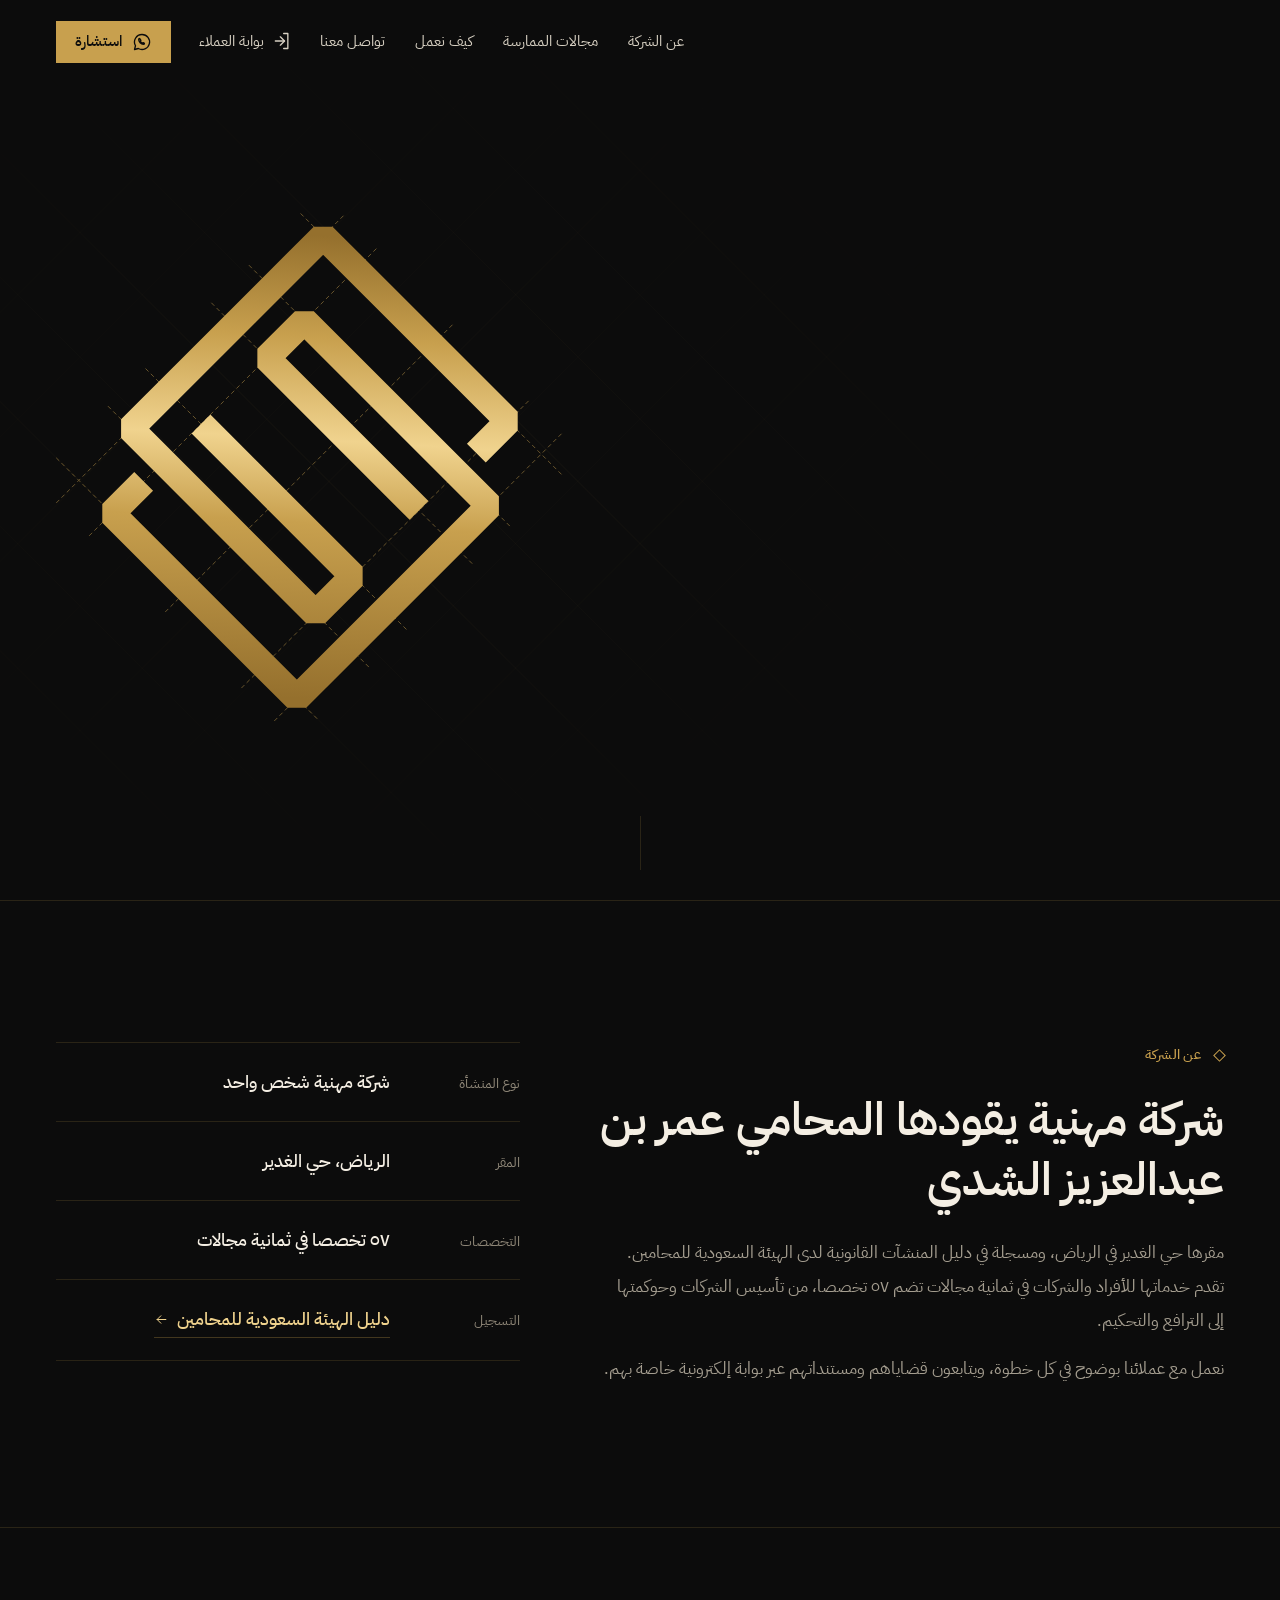
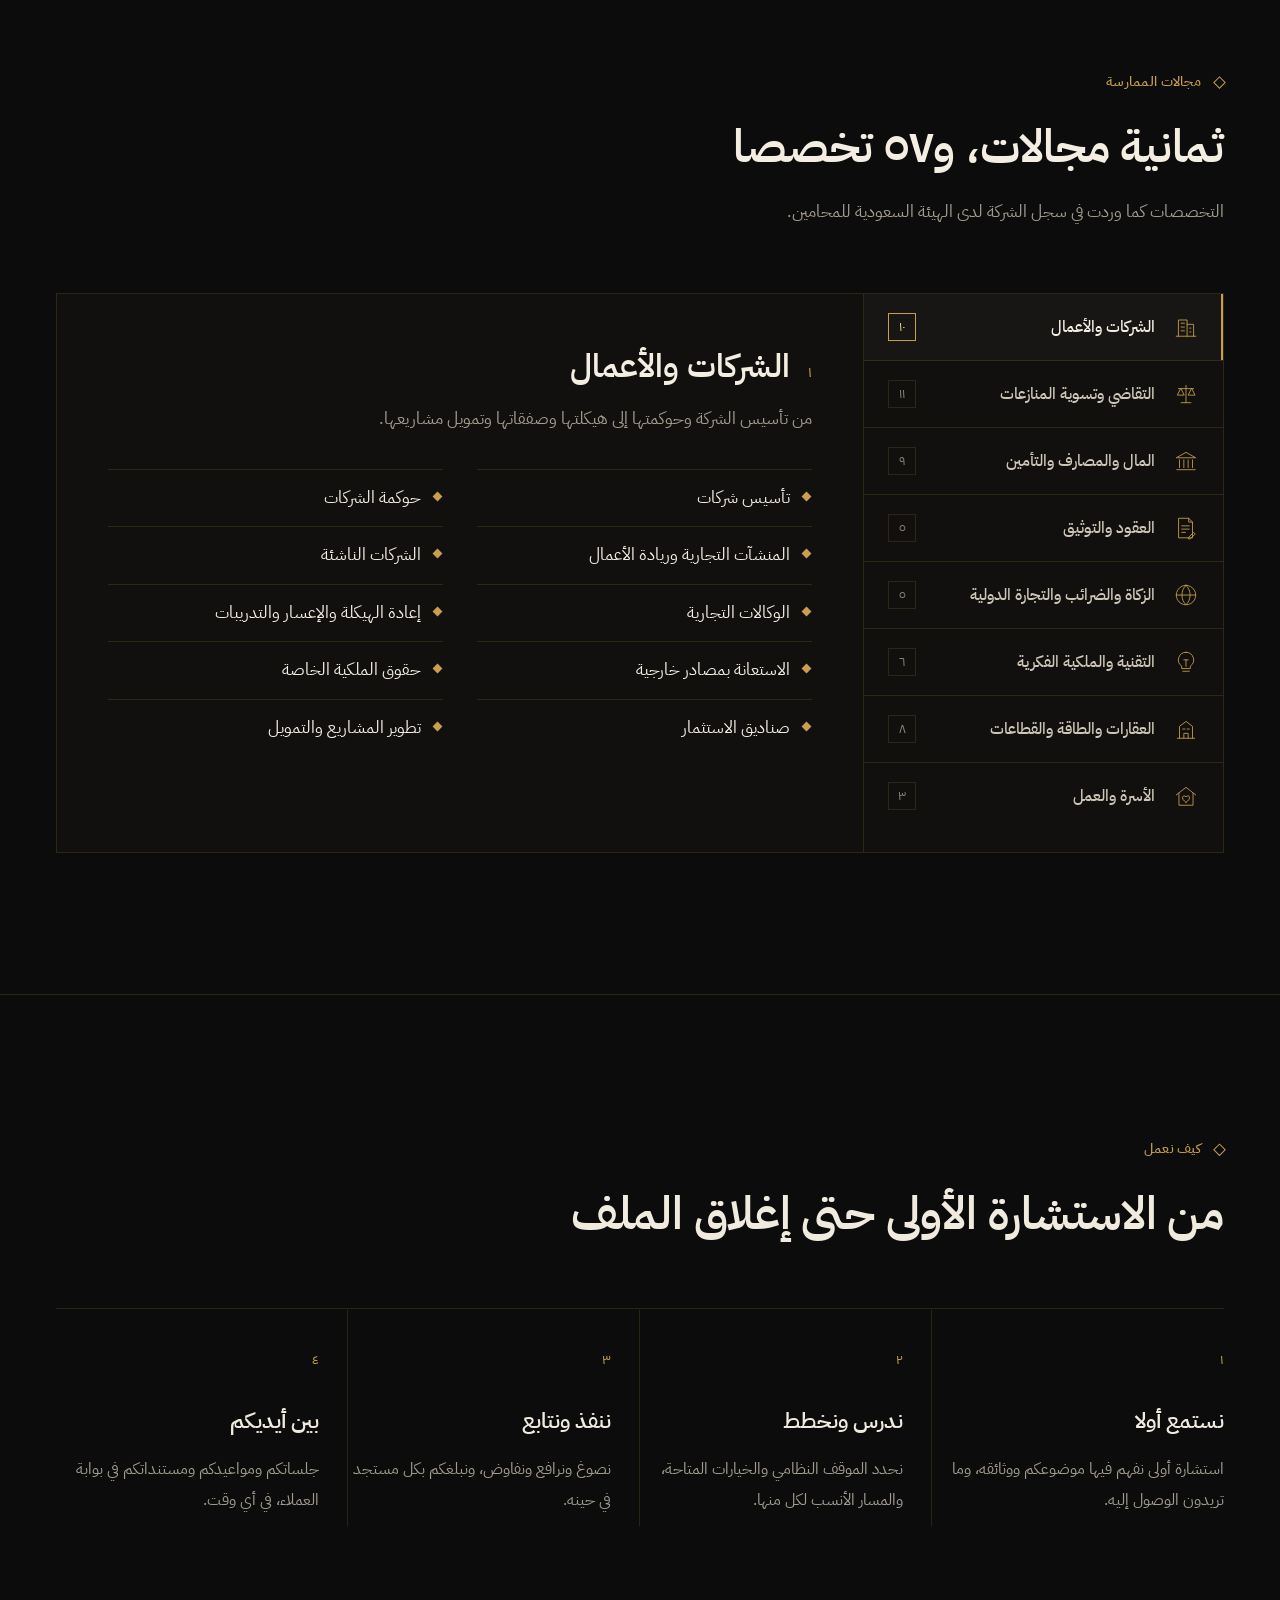
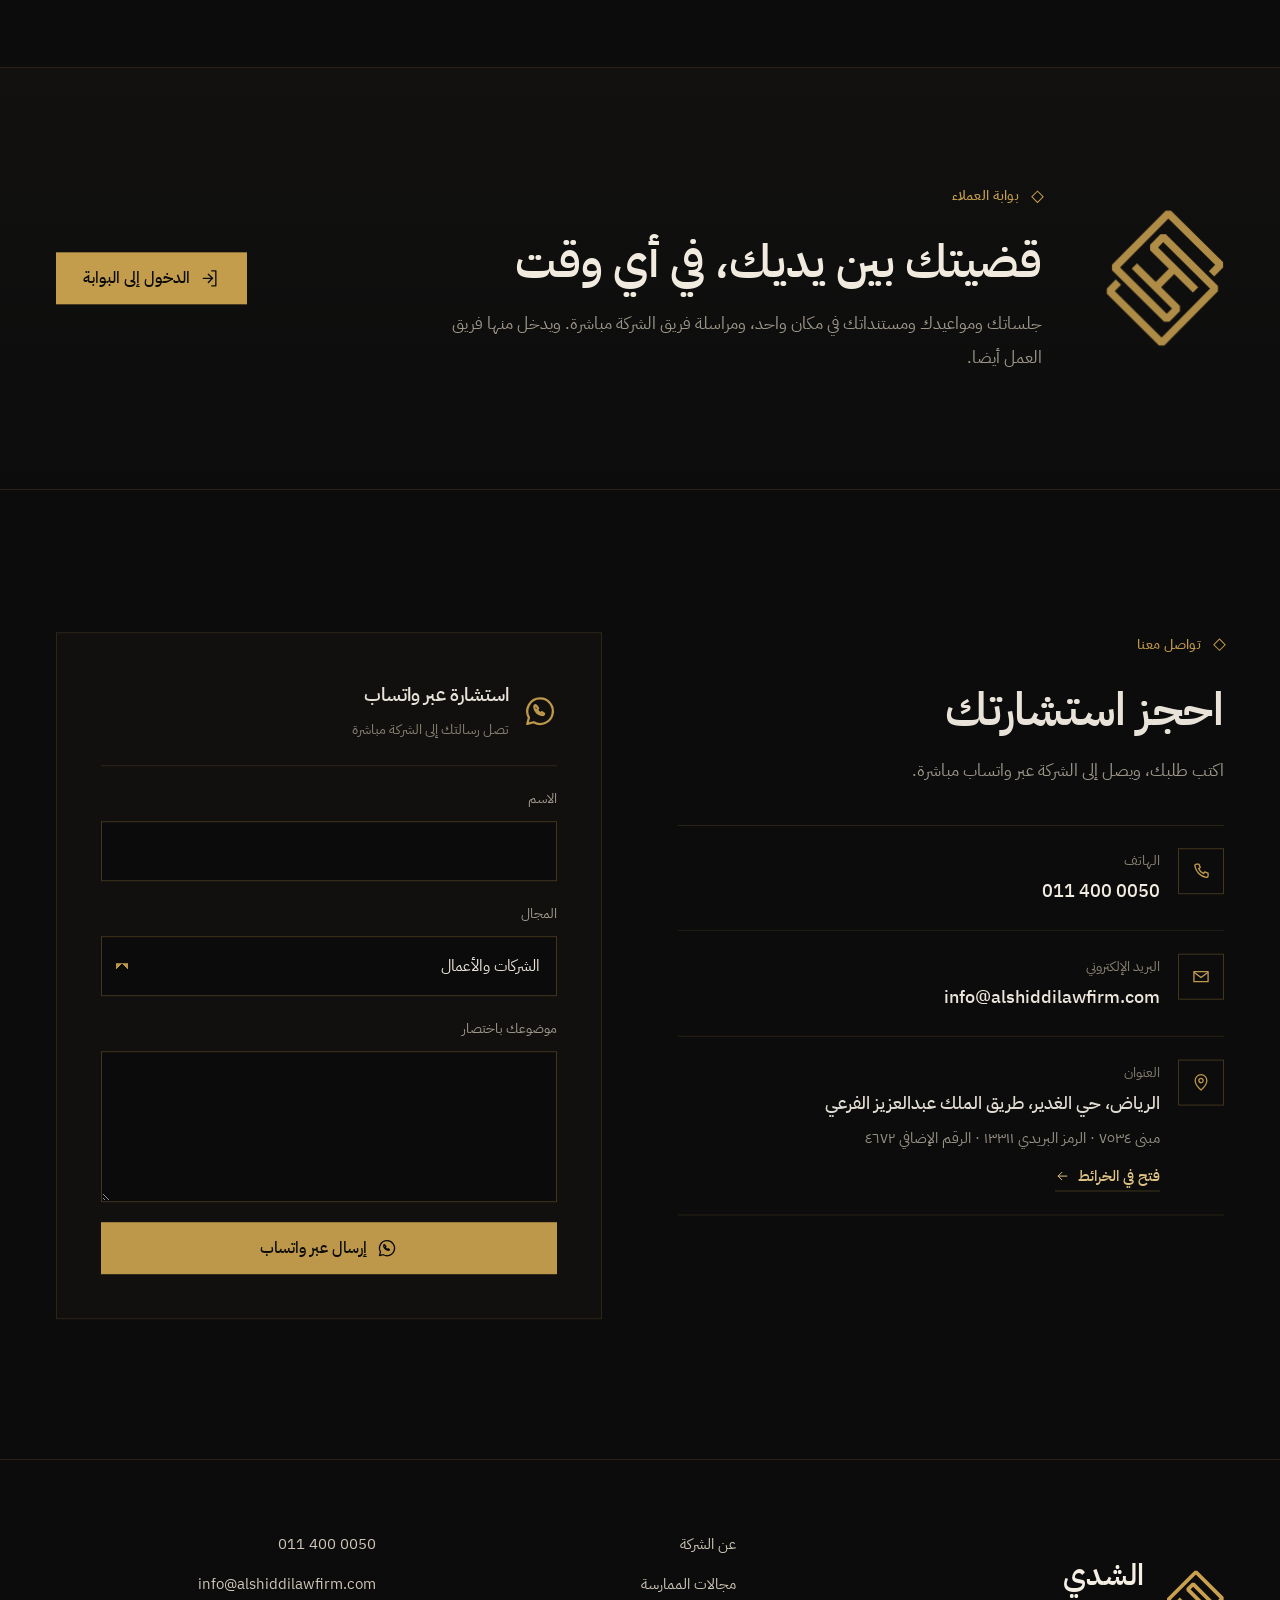
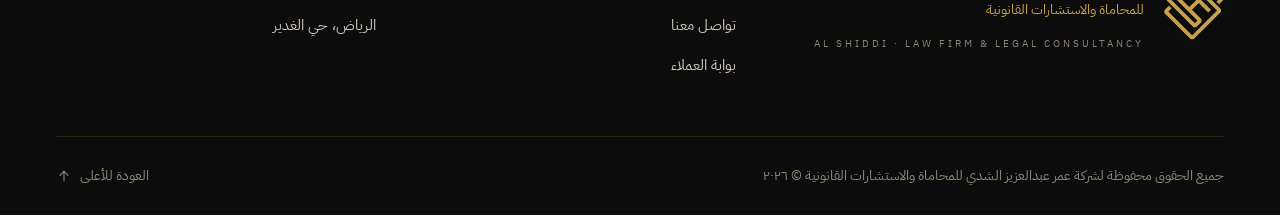
<file: index.html>
<!DOCTYPE html>
<html lang="ar" dir="rtl" class="no-js">
<head>
  <meta charset="UTF-8"><meta name="viewport" content="width=device-width, initial-scale=1.0">
  <title>الشدي للمحاماة والاستشارات القانونية | الرياض</title>
  <meta name="description" content="شركة عمر عبدالعزيز الشدي للمحاماة والاستشارات القانونية في الرياض: تمثيل قانوني وترافع، وتأسيس الشركات وحوكمتها، وصياغة العقود، والتحكيم وتسوية المنازعات.">
  <meta name="robots" content="noindex, nofollow">
  <link rel="canonical" href="https://alshiddilawfirm.com/">
  <link rel="preload" href="/assets/fonts/ibm-plex-arabic-400-arabic.woff2" as="font" type="font/woff2" crossorigin>
  <link rel="preload" href="/assets/fonts/ibm-plex-arabic-600-arabic.woff2" as="font" type="font/woff2" crossorigin>
  <link rel="stylesheet" href="/assets/css/style.css?v=1">
  <meta property="og:type" content="website"><meta property="og:locale" content="ar_SA"><meta property="og:site_name" content="الشدي للمحاماة">
  <meta property="og:title" content="الشدي للمحاماة والاستشارات القانونية | الرياض"><meta property="og:description" content="شركة عمر عبدالعزيز الشدي للمحاماة والاستشارات القانونية في الرياض: تمثيل قانوني وترافع، وتأسيس الشركات وحوكمتها، وصياغة العقود، والتحكيم وتسوية المنازعات.">
  <meta property="og:url" content="https://alshiddi.sites.alraedlaw.com/"><meta property="og:image" content="https://alshiddi.sites.alraedlaw.com/assets/img/og-image.jpg">
  <meta property="og:image:width" content="1200"><meta property="og:image:height" content="630"><meta name="twitter:card" content="summary_large_image">
  <meta name="theme-color" content="#0C0C0C">
  <link rel="icon" href="/favicon.ico" sizes="any"><link rel="icon" type="image/svg+xml" href="/assets/img/mark.svg">
  <link rel="apple-touch-icon" href="/assets/img/apple-touch-icon.png">
  <script>(function(h){h.className=h.className.replace('no-js','js');try{if(matchMedia('(prefers-reduced-motion: reduce)').matches)h.classList.add('rm');if(sessionStorage.getItem('shiddi-intro'))h.classList.add('seen');}catch(e){}setTimeout(function(){if(!h.classList.contains('live'))h.classList.add('static');},4000);})(document.documentElement);</script>
  <script type="application/ld+json">{"@context": "https://schema.org", "@type": "LegalService", "name": "شركة عمر عبدالعزيز الشدي للمحاماة والاستشارات القانونية", "alternateName": "AL SHIDDI Law Firm & Legal Consultancy", "url": "https://alshiddilawfirm.com/", "telephone": "+966114000050", "email": "info@alshiddilawfirm.com", "image": "https://alshiddi.sites.alraedlaw.com/assets/img/og-image.jpg", "address": {"@type": "PostalAddress", "streetAddress": "7534 طريق الملك عبدالعزيز الفرعي، حي الغدير", "addressLocality": "الرياض", "postalCode": "13311", "addressCountry": "SA"}, "founder": {"@type": "Person", "name": "عمر بن عبدالعزيز الشدي"}}</script>
</head>
<body>
  <a class="skip" href="#main">تخط إلى المحتوى</a>
  <svg xmlns="http://www.w3.org/2000/svg" style="display:none"><symbol id="mark" viewBox="-1.4 -3.35 15.8 18.3"><g transform="rotate(-45 6.5 5.8)" fill="none" stroke="currentColor" stroke-width="1" stroke-linecap="butt" stroke-linejoin="bevel"><path d="M11.3 9.85H13V0H2.75V9.85H4.75V1.75"/><path d="M1.7 1.75H0V11.6H10.25V1.75H8.25V9.85"/><path d="M4.75 5.8H8.25"/></g></symbol><symbol id="i-companies" viewBox="0 0 48 48" fill="none" stroke="currentColor" stroke-width="1.6" stroke-linecap="round" stroke-linejoin="round"><path d="M6 41h36"/><path d="M10 41V11h16v30"/><path d="M26 19h12v22"/><path d="M15 17h6"/><path d="M15 24h6"/><path d="M15 31h6"/><path d="M31 26h2"/><path d="M31 33h2"/></symbol><symbol id="i-litigation" viewBox="0 0 48 48" fill="none" stroke="currentColor" stroke-width="1.6" stroke-linecap="round" stroke-linejoin="round"><path d="M24 8v32"/><path d="M15 40h18"/><path d="M10 14h28"/><path d="M14 14l-6 12h12z"/><path d="M34 14l-6 12h12z"/></symbol><symbol id="i-banking" viewBox="0 0 48 48" fill="none" stroke="currentColor" stroke-width="1.6" stroke-linecap="round" stroke-linejoin="round"><path d="M6 18L24 8l18 10"/><path d="M8 18h32"/><path d="M12 22v14"/><path d="M20 22v14"/><path d="M28 22v14"/><path d="M36 22v14"/><path d="M7 40h34"/></symbol><symbol id="i-contracts" viewBox="0 0 48 48" fill="none" stroke="currentColor" stroke-width="1.6" stroke-linecap="round" stroke-linejoin="round"><path d="M11 6h18l7 7v29H11z"/><path d="M29 6v7h7"/><path d="M16 20h14"/><path d="M16 26h14"/><path d="M16 32h7"/><path d="M29 41l9-9 3 3-9 9h-3z"/></symbol><symbol id="i-globe" viewBox="0 0 48 48" fill="none" stroke="currentColor" stroke-width="1.6" stroke-linecap="round" stroke-linejoin="round"><path d="M24 6a18 18 0 1 0 .01 0"/><path d="M6 24h36"/><path d="M24 6c-5 5-7.5 11-7.5 18s2.5 13 7.5 18c5-5 7.5-11 7.5-18S29 11 24 6z"/></symbol><symbol id="i-ip" viewBox="0 0 48 48" fill="none" stroke="currentColor" stroke-width="1.6" stroke-linecap="round" stroke-linejoin="round"><path d="M24 6a14 14 0 0 1 8 25.5V36H16v-4.5A14 14 0 0 1 24 6z"/><path d="M18 41h12"/><path d="M20 20h8"/><path d="M24 20v12"/></symbol><symbol id="i-realestate" viewBox="0 0 48 48" fill="none" stroke="currentColor" stroke-width="1.6" stroke-linecap="round" stroke-linejoin="round"><path d="M8 41h32"/><path d="M12 41V19l12-9 12 9v22"/><path d="M20 41v-9h8v9"/><path d="M18 24h4"/><path d="M26 24h4"/></symbol><symbol id="i-family" viewBox="0 0 48 48" fill="none" stroke="currentColor" stroke-width="1.6" stroke-linecap="round" stroke-linejoin="round"><path d="M6 22L24 8l18 14"/><path d="M11 18.5V41h26V18.5"/><path d="M24 35.5s-6.5-3.8-6.5-8.2a3.4 3.4 0 0 1 6.5-1.6 3.4 3.4 0 0 1 6.5 1.6c0 4.4-6.5 8.2-6.5 8.2z"/></symbol><symbol id="i-arrow" viewBox="0 0 24 24" fill="none" stroke="currentColor" stroke-width="1.6" stroke-linecap="round" stroke-linejoin="round"><path d="M19 12H5"/><path d="M11 6l-6 6 6 6"/></symbol><symbol id="i-wa" viewBox="0 0 24 24" fill="none" stroke="currentColor" stroke-width="1.6" stroke-linecap="round" stroke-linejoin="round"><path d="M12 3a9 9 0 0 0-7.8 13.5L3 21l4.6-1.2A9 9 0 1 0 12 3z"/><path d="M9 7.8c-.5 0-1 .6-1 1.3 0 2.5 2.8 5.6 5.6 5.6.8 0 1.3-.5 1.3-1l-1.5-1-1 .8c-1-.5-2-1.5-2.5-2.5l.8-1-1-1.5z"/></symbol><symbol id="i-phone" viewBox="0 0 24 24" fill="none" stroke="currentColor" stroke-width="1.6" stroke-linecap="round" stroke-linejoin="round"><path d="M6.6 3.5h3l1.5 4-2 1.3a11 11 0 0 0 6.1 6.1l1.3-2 4 1.5v3a2 2 0 0 1-2.2 2A17 17 0 0 1 4.6 5.7a2 2 0 0 1 2-2.2z"/></symbol><symbol id="i-mail" viewBox="0 0 24 24" fill="none" stroke="currentColor" stroke-width="1.6" stroke-linecap="round" stroke-linejoin="round"><path d="M3.5 6h17v12h-17z"/><path d="M4 7l8 6 8-6"/></symbol><symbol id="i-pin" viewBox="0 0 24 24" fill="none" stroke="currentColor" stroke-width="1.6" stroke-linecap="round" stroke-linejoin="round"><path d="M12 21s-7-6.2-7-11.5a7 7 0 1 1 14 0C19 14.8 12 21 12 21z"/><path d="M12 12.2a2.6 2.6 0 1 0 0-5.2 2.6 2.6 0 0 0 0 5.2z"/></symbol><symbol id="i-door" viewBox="0 0 24 24" fill="none" stroke="currentColor" stroke-width="1.6" stroke-linecap="round" stroke-linejoin="round"><path d="M14 3h5v18h-5"/><path d="M10 17l5-5-5-5"/><path d="M15 12H4"/></symbol><symbol id="i-up" viewBox="0 0 24 24" fill="none" stroke="currentColor" stroke-width="1.6" stroke-linecap="round" stroke-linejoin="round"><path d="M12 19V5"/><path d="M6 11l6-6 6 6"/></symbol><symbol id="i-shield" viewBox="0 0 24 24" fill="none" stroke="currentColor" stroke-width="1.6" stroke-linecap="round" stroke-linejoin="round"><path d="M12 3l7 2.8V11c0 4.8-3 8.3-7 10-4-1.7-7-5.2-7-10V5.8z"/><path d="M9 12l2 2 4-4"/></symbol></svg>
  <header class="hdr" id="hdr"><div class="wrap hdr__in">
    <a class="brand" href="#top" aria-label="الشدي للمحاماة، الرئيسية">
      <svg class="brand__mark" aria-hidden="true" focusable="false"><use href="#mark"/></svg>
      <span class="brand__t"><b>الشدي</b><small>للمحاماة والاستشارات القانونية</small></span>
    </a>
    <nav class="nav" aria-label="القائمة الرئيسية"><ul>
      <li><a href="#about">عن الشركة</a></li><li><a href="#areas">مجالات الممارسة</a></li>
      <li><a href="#method">كيف نعمل</a></li><li><a href="#contact">تواصل معنا</a></li></ul></nav>
    <a class="hdr__portal" href="/login"><svg class="ico" viewBox="0 0 24 24" aria-hidden="true" focusable="false"><use href="#i-door"/></svg><span>بوابة العملاء</span></a>
    <a class="btn btn--gold btn--sm hdr__cta" href="https://wa.me/966544044994?text=%D8%A7%D9%84%D8%B3%D9%84%D8%A7%D9%85%20%D8%B9%D9%84%D9%8A%D9%83%D9%85%D8%8C%20%D8%A3%D8%B1%D8%BA%D8%A8%20%D9%81%D9%8A%20%D8%AD%D8%AC%D8%B2%20%D8%A7%D8%B3%D8%AA%D8%B4%D8%A7%D8%B1%D8%A9%20%D9%82%D8%A7%D9%86%D9%88%D9%86%D9%8A%D8%A9." target="_blank" rel="noopener"><svg class="ico" viewBox="0 0 24 24" aria-hidden="true" focusable="false"><use href="#i-wa"/></svg><span>استشارة</span></a>
    <button class="burger" type="button" aria-expanded="false" aria-controls="menu" aria-label="فتح القائمة"><span></span><span></span></button>
    <span class="hdr__progress" aria-hidden="true"></span>
  </div></header>
  <div class="menu" id="menu" inert><nav aria-label="قائمة الجوال"><ul>
    <li><a href="#about">عن الشركة</a></li><li><a href="#areas">مجالات الممارسة</a></li>
    <li><a href="#method">كيف نعمل</a></li><li><a href="#contact">تواصل معنا</a></li><li><a href="/login">بوابة العملاء</a></li></ul></nav>
    <a class="btn btn--gold" href="https://wa.me/966544044994?text=%D8%A7%D9%84%D8%B3%D9%84%D8%A7%D9%85%20%D8%B9%D9%84%D9%8A%D9%83%D9%85%D8%8C%20%D8%A3%D8%B1%D8%BA%D8%A8%20%D9%81%D9%8A%20%D8%AD%D8%AC%D8%B2%20%D8%A7%D8%B3%D8%AA%D8%B4%D8%A7%D8%B1%D8%A9%20%D9%82%D8%A7%D9%86%D9%88%D9%86%D9%8A%D8%A9." target="_blank" rel="noopener"><svg class="ico" viewBox="0 0 24 24" aria-hidden="true" focusable="false"><use href="#i-wa"/></svg><span>احجز استشارتك</span></a></div>

  <main id="main">
    <section class="hero" id="top">
      <div class="hero__lines" aria-hidden="true"></div>
      <div class="wrap hero__in">
        <div class="hero__text">
          <p class="eyebrow hx">الرياض · المملكة العربية السعودية</p>
          <h1 class="hero__t"><span class="hx">الشدي</span><small class="hx">للمحاماة والاستشارات القانونية</small></h1>
          <p class="hero__sub hx">نمثل الأفراد والشركات أمام المحاكم ولجان الفصل، ونصوغ عقودهم، ونرافق أعمالهم من التأسيس إلى التحكيم.</p>
          <div class="hero__actions hx">
            <a class="btn btn--gold" href="https://wa.me/966544044994?text=%D8%A7%D9%84%D8%B3%D9%84%D8%A7%D9%85%20%D8%B9%D9%84%D9%8A%D9%83%D9%85%D8%8C%20%D8%A3%D8%B1%D8%BA%D8%A8%20%D9%81%D9%8A%20%D8%AD%D8%AC%D8%B2%20%D8%A7%D8%B3%D8%AA%D8%B4%D8%A7%D8%B1%D8%A9%20%D9%82%D8%A7%D9%86%D9%88%D9%86%D9%8A%D8%A9." target="_blank" rel="noopener"><svg class="ico" viewBox="0 0 24 24" aria-hidden="true" focusable="false"><use href="#i-wa"/></svg><span>احجز استشارتك</span></a>
            <a class="btn btn--line" href="#areas"><span>مجالات الممارسة</span><svg class="ico" viewBox="0 0 24 24" aria-hidden="true" focusable="false"><use href="#i-arrow"/></svg></a>
          </div>
          <p class="hero__en hx" lang="en" dir="ltr">AL SHIDDI · LAW FIRM &amp; LEGAL CONSULTANCY</p>
        </div>
        <div class="hero__mark"><svg class="hm" viewBox="-1.4 -3.35 15.8 18.3" aria-hidden="true" focusable="false">
      <defs>
        <linearGradient id="hg" gradientUnits="userSpaceOnUse" x1="0" y1="11.6" x2="13" y2="0">
          <stop offset="0" stop-color="#95702D"/><stop offset=".38" stop-color="#C8A04E"/><stop offset=".56" stop-color="#F0D38E"/>
          <stop offset=".78" stop-color="#C8A04E"/><stop offset="1" stop-color="#95702D"/>
        </linearGradient>
        <linearGradient id="hs" gradientUnits="userSpaceOnUse" x1="-14" y1="0" x2="-8" y2="0">
          <stop offset="0" stop-color="#fff7df" stop-opacity="0"/><stop offset=".5" stop-color="#fff7df" stop-opacity=".85"/>
          <stop offset="1" stop-color="#fff7df" stop-opacity="0"/>
        </linearGradient>
      </defs>
      <g transform="rotate(-45 6.5 5.8)">
        <g class="hm__grid" stroke="#C8A04E" stroke-width=".035" stroke-dasharray=".16 .12"><path d="M0 -1.2V12.8"/><path d="M2.75 -1.2V12.8"/><path d="M4.75 -1.2V12.8"/><path d="M8.25 -1.2V12.8"/><path d="M10.25 -1.2V12.8"/><path d="M13 -1.2V12.8"/><path d="M-1.2 0H14.2"/><path d="M-1.2 1.75H14.2"/><path d="M-1.2 5.8H14.2"/><path d="M-1.2 9.85H14.2"/><path d="M-1.2 11.6H14.2"/></g>
        <g class="hm__draw" fill="none" stroke="url(#hg)" stroke-width="1" stroke-linecap="butt" stroke-linejoin="bevel"><path class="hm__p hm__p0" d="M11.3 9.85H13V0H2.75V9.85H4.75V1.75" pathLength="1"/><path class="hm__p hm__p1" d="M1.7 1.75H0V11.6H10.25V1.75H8.25V9.85" pathLength="1"/><path class="hm__p hm__p2" d="M4.75 5.8H8.25" pathLength="1"/></g>
        <g class="hm__sheen" fill="none" stroke="url(#hs)" stroke-width="1" stroke-linecap="butt" stroke-linejoin="bevel"><path d="M11.3 9.85H13V0H2.75V9.85H4.75V1.75"/><path d="M1.7 1.75H0V11.6H10.25V1.75H8.25V9.85"/><path d="M4.75 5.8H8.25"/></g>
      </g>
    </svg></div>
      </div>
      <a class="hero__scroll" href="#about" aria-label="إلى المحتوى"><i></i></a>
    </section>

    <section class="about sec" id="about"><div class="wrap about__grid">
      <div class="about__text">
        <p class="eyebrow" data-rise>عن الشركة</p>
        <h2 class="h2" data-rise>شركة مهنية يقودها المحامي عمر بن عبدالعزيز الشدي</h2>
        <p class="lead" data-rise>مقرها حي الغدير في الرياض، ومسجلة في دليل المنشآت القانونية لدى الهيئة السعودية للمحامين. تقدم خدماتها للأفراد والشركات في ثمانية مجالات تضم ٥٧ تخصصا، من تأسيس الشركات وحوكمتها إلى الترافع والتحكيم.</p>
        <p class="lead" data-rise>نعمل مع عملائنا بوضوح في كل خطوة، ويتابعون قضاياهم ومستنداتهم عبر بوابة إلكترونية خاصة بهم.</p>
      </div>
      <dl class="facts" data-stagger>
        <div class="fact"><dt>نوع المنشأة</dt><dd>شركة مهنية شخص واحد</dd></div>
        <div class="fact"><dt>المقر</dt><dd>الرياض، حي الغدير</dd></div>
        <div class="fact"><dt>التخصصات</dt><dd>٥٧ تخصصا في ثمانية مجالات</dd></div>
        <div class="fact"><dt>التسجيل</dt><dd><a href="https://eservice.sba.gov.sa/directory/2895" target="_blank" rel="noopener">دليل الهيئة السعودية للمحامين <svg class="ico ico--sm" viewBox="0 0 24 24" aria-hidden="true" focusable="false"><use href="#i-arrow"/></svg></a></dd></div>
      </dl>
    </div></section>

    <section class="areas sec" id="areas"><div class="wrap">
      <header class="shead">
        <p class="eyebrow" data-rise>مجالات الممارسة</p>
        <h2 class="h2" data-rise>ثمانية مجالات، و٥٧ تخصصا</h2>
        <p class="lead" data-rise>التخصصات كما وردت في سجل الشركة لدى الهيئة السعودية للمحامين.</p>
      </header>
      <div class="areas__box" data-rise>
        <div class="areas__tabs" role="tablist" aria-label="مجالات الممارسة"><button class="at" role="tab" id="t-companies" aria-controls="p-companies" aria-selected="true" tabindex="0"><svg class="at__ico" viewBox="0 0 48 48" aria-hidden="true" focusable="false"><use href="#i-companies"/></svg><span class="at__n">الشركات والأعمال</span><span class="at__c">١٠</span></button><button class="at" role="tab" id="t-litigation" aria-controls="p-litigation" aria-selected="false" tabindex="-1"><svg class="at__ico" viewBox="0 0 48 48" aria-hidden="true" focusable="false"><use href="#i-litigation"/></svg><span class="at__n">التقاضي وتسوية المنازعات</span><span class="at__c">١١</span></button><button class="at" role="tab" id="t-banking" aria-controls="p-banking" aria-selected="false" tabindex="-1"><svg class="at__ico" viewBox="0 0 48 48" aria-hidden="true" focusable="false"><use href="#i-banking"/></svg><span class="at__n">المال والمصارف والتأمين</span><span class="at__c">٩</span></button><button class="at" role="tab" id="t-contracts" aria-controls="p-contracts" aria-selected="false" tabindex="-1"><svg class="at__ico" viewBox="0 0 48 48" aria-hidden="true" focusable="false"><use href="#i-contracts"/></svg><span class="at__n">العقود والتوثيق</span><span class="at__c">٥</span></button><button class="at" role="tab" id="t-globe" aria-controls="p-globe" aria-selected="false" tabindex="-1"><svg class="at__ico" viewBox="0 0 48 48" aria-hidden="true" focusable="false"><use href="#i-globe"/></svg><span class="at__n">الزكاة والضرائب والتجارة الدولية</span><span class="at__c">٥</span></button><button class="at" role="tab" id="t-ip" aria-controls="p-ip" aria-selected="false" tabindex="-1"><svg class="at__ico" viewBox="0 0 48 48" aria-hidden="true" focusable="false"><use href="#i-ip"/></svg><span class="at__n">التقنية والملكية الفكرية</span><span class="at__c">٦</span></button><button class="at" role="tab" id="t-realestate" aria-controls="p-realestate" aria-selected="false" tabindex="-1"><svg class="at__ico" viewBox="0 0 48 48" aria-hidden="true" focusable="false"><use href="#i-realestate"/></svg><span class="at__n">العقارات والطاقة والقطاعات</span><span class="at__c">٨</span></button><button class="at" role="tab" id="t-family" aria-controls="p-family" aria-selected="false" tabindex="-1"><svg class="at__ico" viewBox="0 0 48 48" aria-hidden="true" focusable="false"><use href="#i-family"/></svg><span class="at__n">الأسرة والعمل</span><span class="at__c">٣</span></button></div>
        <div class="areas__panels"><div class="ap" role="tabpanel" id="p-companies" aria-labelledby="t-companies"><div class="ap__head"><span class="ap__num">١</span><h3 class="ap__t">الشركات والأعمال</h3></div><p class="ap__d">من تأسيس الشركة وحوكمتها إلى هيكلتها وصفقاتها وتمويل مشاريعها.</p><ul class="ap__list"><li>تأسيس شركات</li><li>حوكمة الشركات</li><li>المنشآت التجارية وريادة الأعمال</li><li>الشركات الناشئة</li><li>الوكالات التجارية</li><li>إعادة الهيكلة والإعسار والتدريبات</li><li>الاستعانة بمصادر خارجية</li><li>حقوق الملكية الخاصة</li><li>صناديق الاستثمار</li><li>تطوير المشاريع والتمويل</li></ul></div><div class="ap" role="tabpanel" id="p-litigation" aria-labelledby="t-litigation" hidden><div class="ap__head"><span class="ap__num">٢</span><h3 class="ap__t">التقاضي وتسوية المنازعات</h3></div><p class="ap__d">الترافع أمام المحاكم ولجان الفصل، والتحكيم، وتحصيل الحقوق.</p><ul class="ap__list"><li>تمثيل قانوني وترافع</li><li>الدعاوى التجارية المعقدة</li><li>تحكيم منازعات</li><li>تسوية المنازعات</li><li>القضايا الإدارية</li><li>القضايا الجنائية</li><li>تحقيق</li><li>إعداد مذكرات قانونية</li><li>تحصيل ديون</li><li>حقوق الدائنين والتقاضي بالإفلاس</li><li>المسؤولية المهنية</li></ul></div><div class="ap" role="tabpanel" id="p-banking" aria-labelledby="t-banking" hidden><div class="ap__head"><span class="ap__num">٣</span><h3 class="ap__t">المال والمصارف والتأمين</h3></div><p class="ap__d">الأنظمة المالية والمصرفية، والأوراق المالية، والتأمين.</p><ul class="ap__list"><li>الخدمات المالية</li><li>الخدمات المصرفية</li><li>المصرفية الإسلامية</li><li>التمويل المنظم</li><li>التنظيم المالي</li><li>أسهم وأوراق مالية</li><li>المشتقات</li><li>أوراق تجارية</li><li>تغطية التأمين</li></ul></div><div class="ap" role="tabpanel" id="p-contracts" aria-labelledby="t-contracts" hidden><div class="ap__head"><span class="ap__num">٤</span><h3 class="ap__t">العقود والتوثيق</h3></div><p class="ap__d">صياغة العقود وتوثيقها، والعقود الحكومية، والترجمة والدراسات التشريعية.</p><ul class="ap__list"><li>صياغة عقود</li><li>توثيق وكالات وعقود</li><li>العقود الحكومية</li><li>الترجمة القانونية</li><li>إعداد سياسات ودراسات تشريعية</li></ul></div><div class="ap" role="tabpanel" id="p-globe" aria-labelledby="t-globe" hidden><div class="ap__head"><span class="ap__num">٥</span><h3 class="ap__t">الزكاة والضرائب والتجارة الدولية</h3></div><p class="ap__d">الزكاة والضرائب والجمارك، وضوابط التصدير، والمنافسة.</p><ul class="ap__list"><li>الزكاة والضرائب</li><li>المالية العامة والإعفاءات الجمركية والضرائب</li><li>تراخيص التصدير وإجراءات الاستيراد والجمارك وقوانين المقاطعة</li><li>ضوابط التصدير، العقوبات الاقتصادية والجمارك</li><li>مكافحة الاحتكار والمنافسة</li></ul></div><div class="ap" role="tabpanel" id="p-ip" aria-labelledby="t-ip" hidden><div class="ap__head"><span class="ap__num">٦</span><h3 class="ap__t">التقنية والملكية الفكرية</h3></div><p class="ap__d">العلامات التجارية وبراءات الاختراع، ومعاملات التقنية وحماية البيانات.</p><ul class="ap__list"><li>حقوق الملكية الفكرية</li><li>تسجيل علامات تجارية</li><li>تسجيل براءة اختراع</li><li>معاملات التكنولوجيا</li><li>قانون المعلومات، خصوصية البيانات والأمن السيبراني</li><li>قانون الاتصالات</li></ul></div><div class="ap" role="tabpanel" id="p-realestate" aria-labelledby="t-realestate" hidden><div class="ap__head"><span class="ap__num">٧</span><h3 class="ap__t">العقارات والطاقة والقطاعات</h3></div><p class="ap__d">العقار وحجج الاستحكام، والطاقة والصناعة والنقل البحري، والصحة والترفيه.</p><ul class="ap__list"><li>العقارات</li><li>استخراج حجج استحكام</li><li>الطاقة والتعدين</li><li>البيئة، والأراضي والموارد</li><li>الاستثمارات الصناعية</li><li>النقل البحري</li><li>الرعاية الصحية وعلوم الحياة</li><li>الترفيه، الرياضة والإعلام</li></ul></div><div class="ap" role="tabpanel" id="p-family" aria-labelledby="t-family" hidden><div class="ap__head"><span class="ap__num">٨</span><h3 class="ap__t">الأسرة والعمل</h3></div><p class="ap__d">الأحوال الشخصية وقسمة التركات، وعلاقات العمل.</p><ul class="ap__list"><li>الأحوال الشخصية</li><li>تقسيم تركات</li><li>العلاقات العمالية</li></ul></div></div>
      </div>
    </div></section>

    <section class="method sec" id="method"><div class="wrap">
      <header class="shead"><p class="eyebrow" data-rise>كيف نعمل</p><h2 class="h2" data-rise>من الاستشارة الأولى حتى إغلاق الملف</h2></header>
      <ol class="steps"><li class="step" data-rise><span class="step__n">١</span><h3>نستمع أولا</h3><p>استشارة أولى نفهم فيها موضوعكم ووثائقه، وما تريدون الوصول إليه.</p></li><li class="step" data-rise><span class="step__n">٢</span><h3>ندرس ونخطط</h3><p>نحدد الموقف النظامي والخيارات المتاحة، والمسار الأنسب لكل منها.</p></li><li class="step" data-rise><span class="step__n">٣</span><h3>ننفذ ونتابع</h3><p>نصوغ ونرافع ونفاوض، ونبلغكم بكل مستجد في حينه.</p></li><li class="step" data-rise><span class="step__n">٤</span><h3>بين أيديكم</h3><p>جلساتكم ومواعيدكم ومستنداتكم في بوابة العملاء، في أي وقت.</p></li></ol>
    </div></section>

    <section class="portal" id="portal"><div class="wrap portal__in">
      <svg class="portal__mark" aria-hidden="true" focusable="false"><use href="#mark"/></svg>
      <div class="portal__text"><p class="eyebrow" data-rise>بوابة العملاء</p>
        <h2 class="h2" data-rise>قضيتك بين يديك، في أي وقت</h2>
        <p class="lead" data-rise>جلساتك ومواعيدك ومستنداتك في مكان واحد، ومراسلة فريق الشركة مباشرة. ويدخل منها فريق العمل أيضا.</p></div>
      <a class="btn btn--gold" href="/login" data-rise><svg class="ico" viewBox="0 0 24 24" aria-hidden="true" focusable="false"><use href="#i-door"/></svg><span>الدخول إلى البوابة</span></a>
    </div></section>

    <section class="contact sec" id="contact"><div class="wrap contact__grid">
      <div class="contact__info">
        <p class="eyebrow" data-rise>تواصل معنا</p>
        <h2 class="h2" data-rise>احجز استشارتك</h2>
        <p class="lead" data-rise>اكتب طلبك، ويصل إلى الشركة عبر واتساب مباشرة.</p>
        <ul class="cinfo" data-stagger>
          <li><span class="cinfo__i"><svg class="ico" viewBox="0 0 24 24" aria-hidden="true" focusable="false"><use href="#i-phone"/></svg></span><span><small>الهاتف</small><a href="tel:+966114000050" dir="ltr">011 400 0050</a></span></li>
          <li><span class="cinfo__i"><svg class="ico" viewBox="0 0 24 24" aria-hidden="true" focusable="false"><use href="#i-mail"/></svg></span><span><small>البريد الإلكتروني</small><a href="mailto:info@alshiddilawfirm.com" dir="ltr">info@alshiddilawfirm.com</a></span></li>
          <li><span class="cinfo__i"><svg class="ico" viewBox="0 0 24 24" aria-hidden="true" focusable="false"><use href="#i-pin"/></svg></span><span><small>العنوان</small><b>الرياض، حي الغدير، طريق الملك عبدالعزيز الفرعي</b>
            <em>مبنى ٧٥٣٤ · الرمز البريدي ١٣٣١١ · الرقم الإضافي ٤٦٧٢</em>
            <a class="cinfo__map" href="https://www.google.com/maps/search/?api=1&query=%D8%B4%D8%B1%D9%83%D8%A9+%D8%B9%D9%85%D8%B1+%D8%B9%D8%A8%D8%AF%D8%A7%D9%84%D8%B9%D8%B2%D9%8A%D8%B2+%D8%A7%D9%84%D8%B4%D8%AF%D9%8A+%D9%84%D9%84%D9%85%D8%AD%D8%A7%D9%85%D8%A7%D8%A9+%D8%A7%D9%84%D8%B1%D9%8A%D8%A7%D8%B6" target="_blank" rel="noopener">فتح في الخرائط <svg class="ico ico--sm" viewBox="0 0 24 24" aria-hidden="true" focusable="false"><use href="#i-arrow"/></svg></a></span></li>
        </ul>
      </div>
      <form class="wa" id="wa-form" action="https://wa.me/966544044994" method="get" target="_blank" data-rise>
        <div class="wa__head"><svg class="ico" viewBox="0 0 24 24" aria-hidden="true" focusable="false"><use href="#i-wa"/></svg><span><b>استشارة عبر واتساب</b><small>تصل رسالتك إلى الشركة مباشرة</small></span></div>
        <label class="field"><span>الاسم</span><input id="wa-name" name="name" autocomplete="name" required></label>
        <label class="field"><span>المجال</span><select id="wa-area" name="area"><option value="الشركات والأعمال">الشركات والأعمال</option><option value="التقاضي وتسوية المنازعات">التقاضي وتسوية المنازعات</option><option value="المال والمصارف والتأمين">المال والمصارف والتأمين</option><option value="العقود والتوثيق">العقود والتوثيق</option><option value="الزكاة والضرائب والتجارة الدولية">الزكاة والضرائب والتجارة الدولية</option><option value="التقنية والملكية الفكرية">التقنية والملكية الفكرية</option><option value="العقارات والطاقة والقطاعات">العقارات والطاقة والقطاعات</option><option value="الأسرة والعمل">الأسرة والعمل</option><option value="استشارة أخرى">موضوع آخر</option></select></label>
        <label class="field"><span>موضوعك باختصار</span><textarea id="wa-msg" name="msg" rows="4" required></textarea></label>
        <input type="hidden" name="text" id="wa-text" value="السلام عليكم، أرغب في حجز استشارة قانونية.">
        <button class="btn btn--gold btn--full" type="submit"><svg class="ico" viewBox="0 0 24 24" aria-hidden="true" focusable="false"><use href="#i-wa"/></svg><span>إرسال عبر واتساب</span></button>
      </form>
    </div></section>
  </main>

  <footer class="ftr"><div class="wrap">
    <div class="ftr__top">
      <a class="ftr__brand" href="#top" aria-label="الشدي للمحاماة"><svg class="ftr__mark" aria-hidden="true" focusable="false"><use href="#mark"/></svg>
        <span><b>الشدي</b><small>للمحاماة والاستشارات القانونية</small><em lang="en" dir="ltr">AL SHIDDI · LAW FIRM &amp; LEGAL CONSULTANCY</em></span></a>
      <ul class="ftr__links"><li><a href="#about">عن الشركة</a></li><li><a href="#areas">مجالات الممارسة</a></li><li><a href="#contact">تواصل معنا</a></li><li><a href="/login">بوابة العملاء</a></li></ul>
      <ul class="ftr__links"><li><a href="tel:+966114000050" dir="ltr">011 400 0050</a></li><li><a href="mailto:info@alshiddilawfirm.com" dir="ltr">info@alshiddilawfirm.com</a></li><li>الرياض، حي الغدير</li></ul>
    </div>
    <div class="ftr__bottom"><p>جميع الحقوق محفوظة لشركة عمر عبدالعزيز الشدي للمحاماة والاستشارات القانونية © <span data-year>٢٠٢٦</span></p>
      <a class="totop" href="#top">العودة للأعلى <svg class="ico" viewBox="0 0 24 24" aria-hidden="true" focusable="false"><use href="#i-up"/></svg></a></div>
  </div></footer>
  <script src="/assets/js/vendor/gsap.min.js?v=1" defer></script>
  <script src="/assets/js/vendor/ScrollTrigger.min.js?v=1" defer></script>
  <script src="/assets/js/main.js?v=1" defer></script>
</body>
</html>
</file>
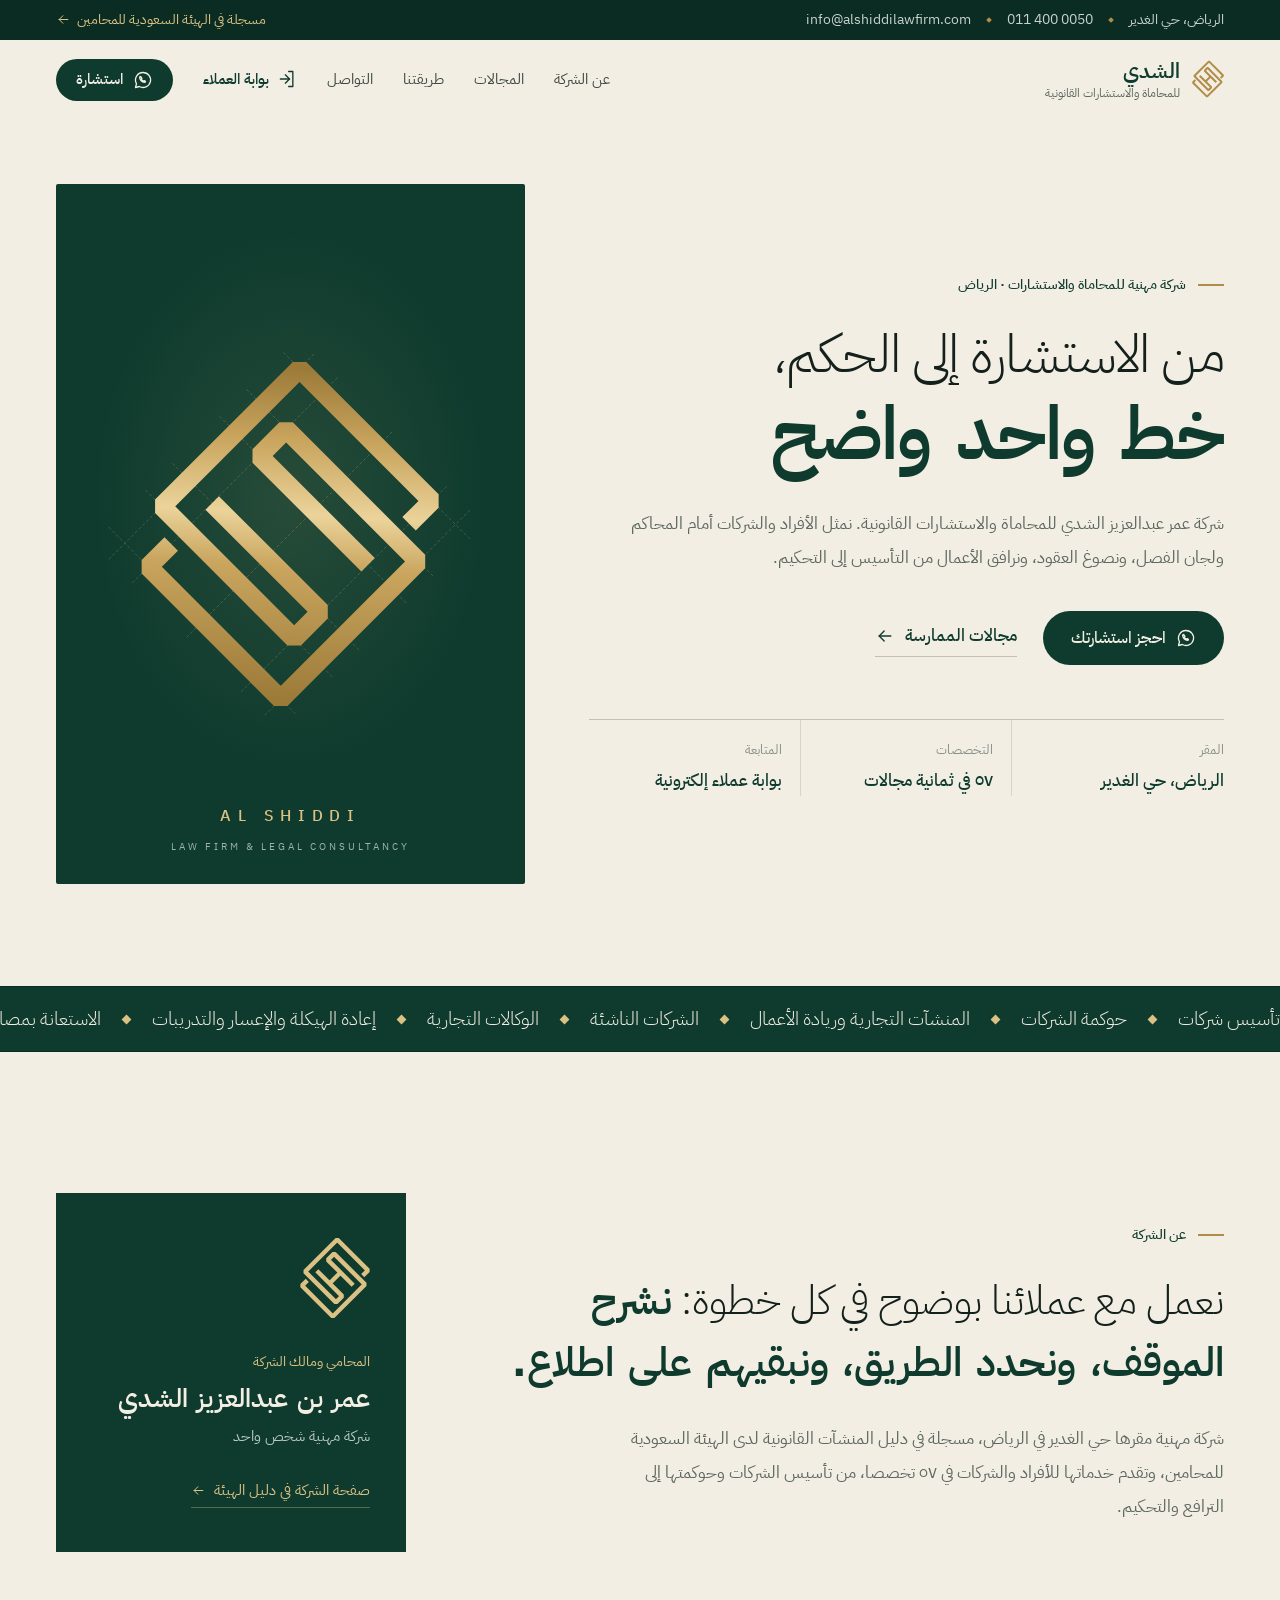
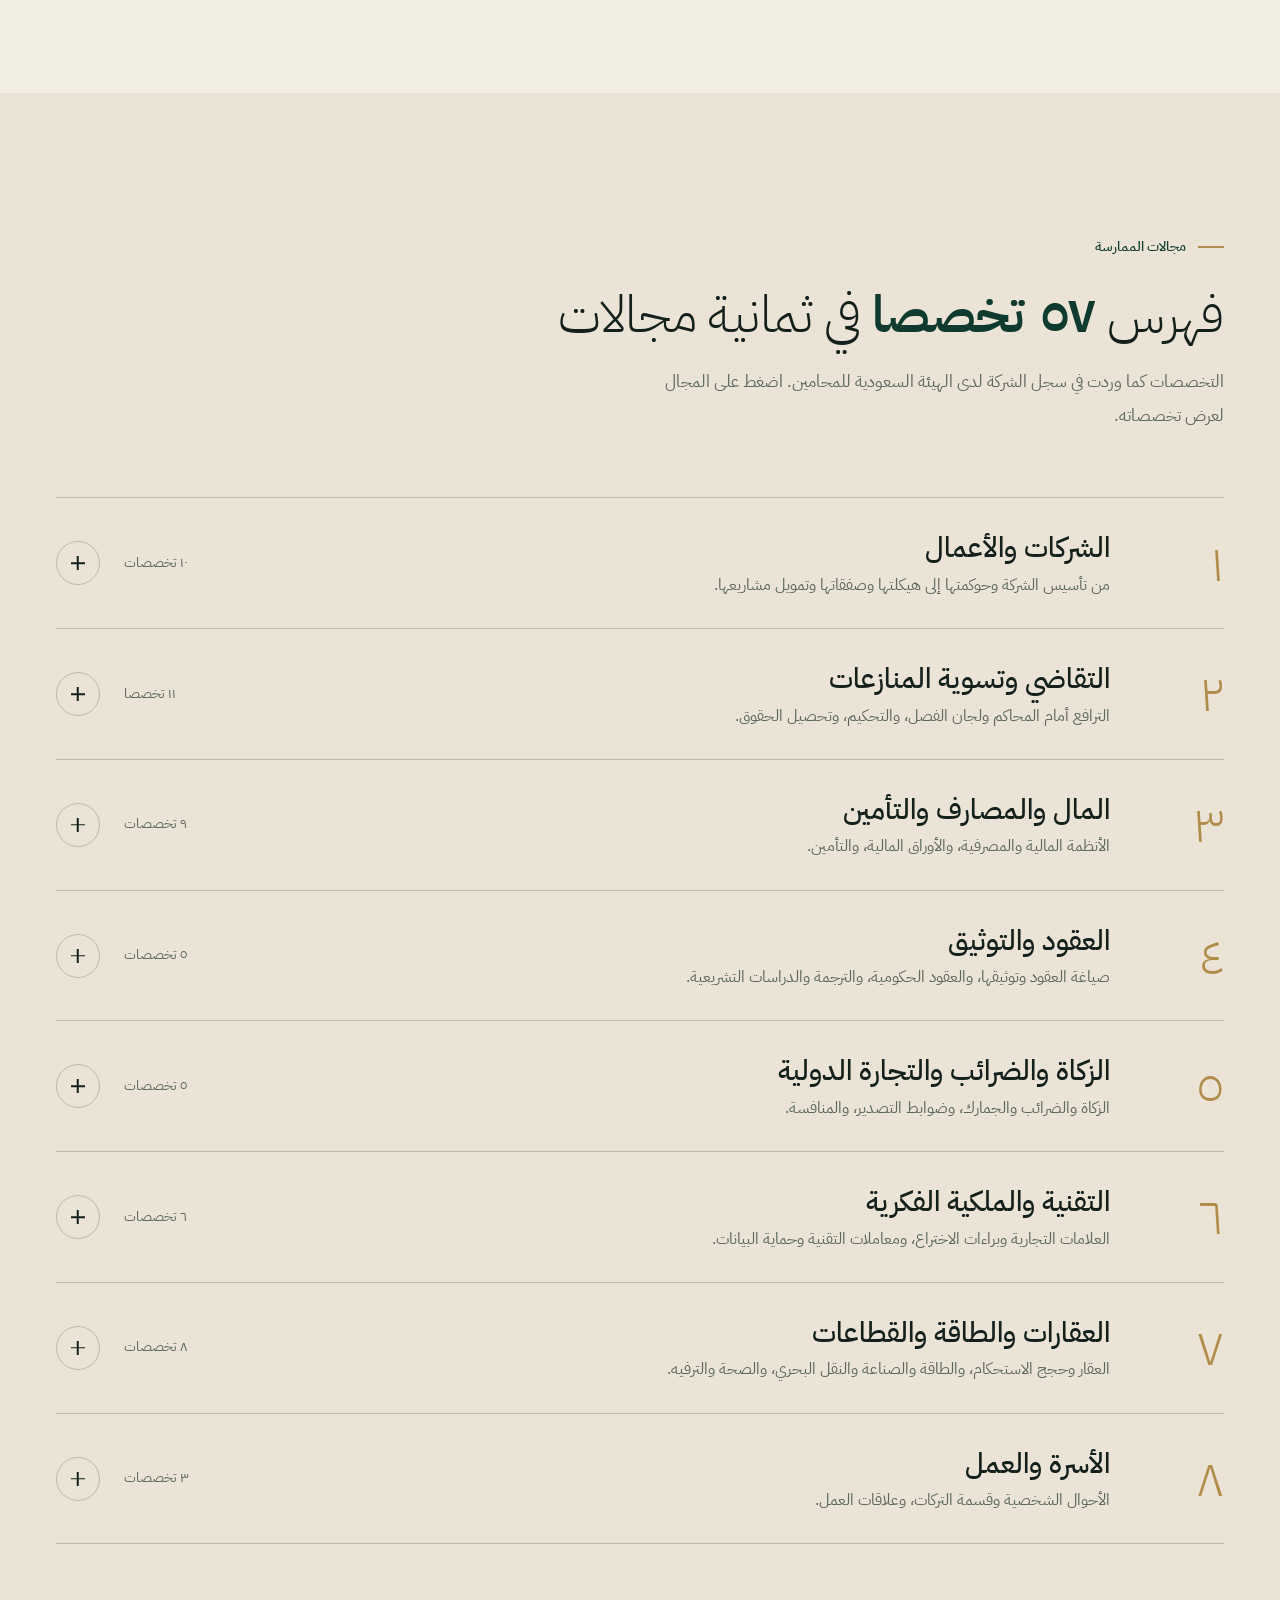
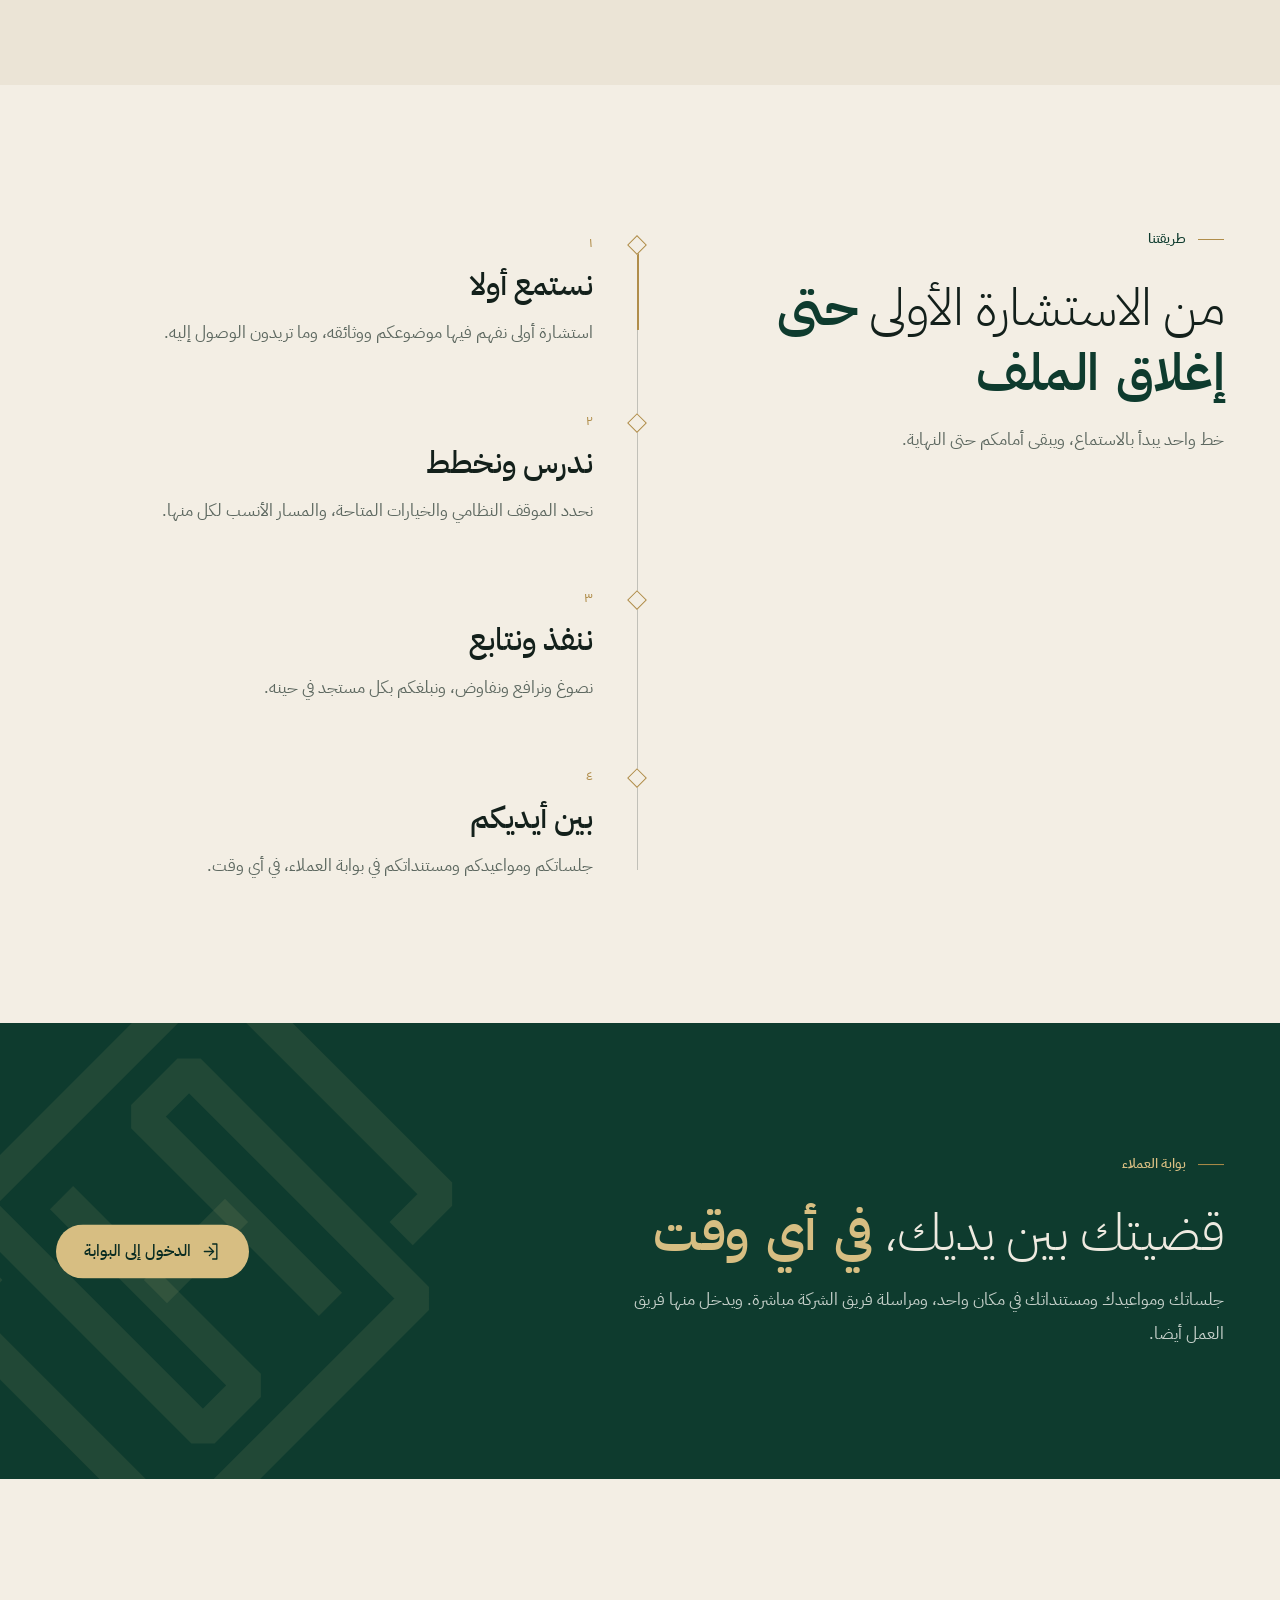
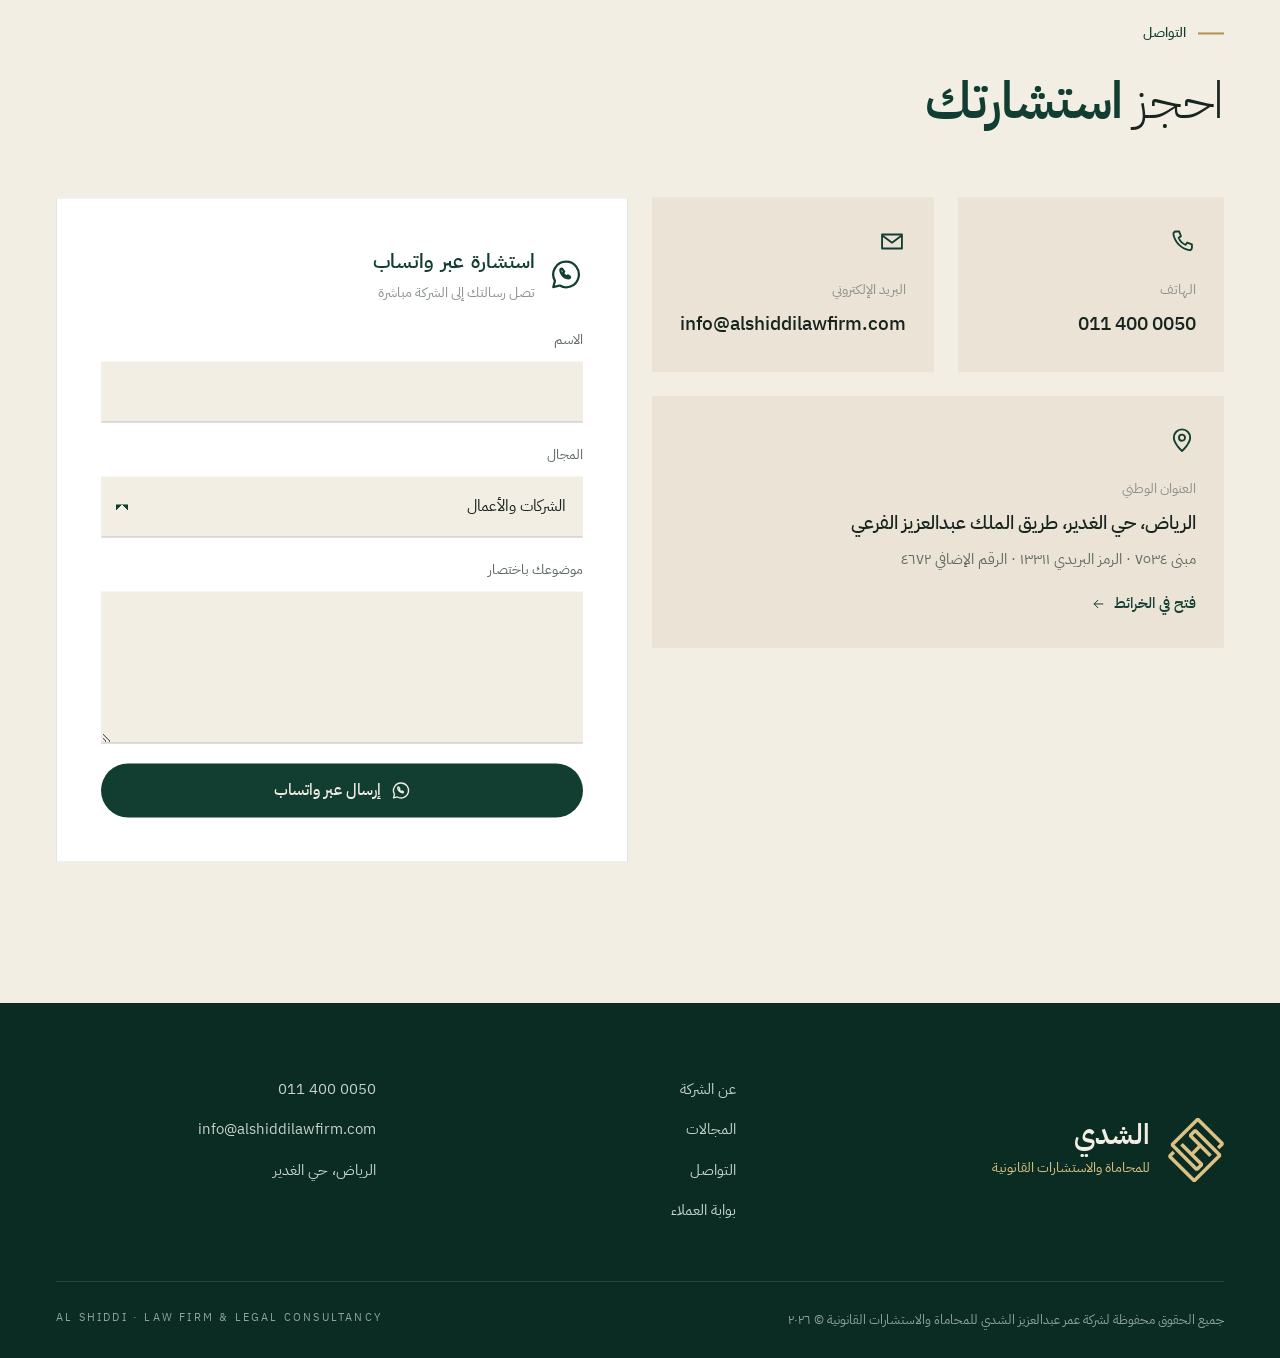
<file: b/index.html>
<!DOCTYPE html>
<html lang="ar" dir="rtl" class="no-js">
<head>
  <meta charset="UTF-8"><meta name="viewport" content="width=device-width, initial-scale=1.0">
  <title>الشدي للمحاماة والاستشارات القانونية | الرياض</title><meta name="description" content="شركة عمر عبدالعزيز الشدي للمحاماة والاستشارات القانونية في الرياض: تمثيل قانوني وترافع، وتأسيس الشركات وحوكمتها، وصياغة العقود، والتحكيم.">
  <meta name="robots" content="noindex, nofollow">
  <link rel="preload" href="/assets/fonts/ibm-plex-arabic-300-arabic.woff2" as="font" type="font/woff2" crossorigin>
  <link rel="preload" href="/assets/fonts/ibm-plex-arabic-600-arabic.woff2" as="font" type="font/woff2" crossorigin>
  <link rel="stylesheet" href="/b/b.css?v=1">
  <meta property="og:title" content="الشدي للمحاماة والاستشارات القانونية | الرياض"><meta property="og:description" content="شركة عمر عبدالعزيز الشدي للمحاماة والاستشارات القانونية في الرياض: تمثيل قانوني وترافع، وتأسيس الشركات وحوكمتها، وصياغة العقود، والتحكيم.">
  <meta property="og:image" content="https://alshiddi.sites.alraedlaw.com/assets/img/og-image.jpg"><meta name="theme-color" content="#0E3B2E">
  <link rel="icon" href="/favicon.ico" sizes="any"><link rel="icon" type="image/svg+xml" href="/assets/img/mark.svg">
  <script>(function(h){h.className=h.className.replace('no-js','js');try{if(matchMedia('(prefers-reduced-motion: reduce)').matches)h.classList.add('rm');}catch(e){}setTimeout(function(){if(!h.classList.contains('live'))h.classList.add('static');},3500);})(document.documentElement);</script>
</head>
<body>
  <a class="skip" href="#main">تخط إلى المحتوى</a>
  <svg xmlns="http://www.w3.org/2000/svg" style="display:none"><symbol id="mark" viewBox="-1.4 -3.35 15.8 18.3"><g transform="rotate(-45 6.5 5.8)" fill="none" stroke="currentColor" stroke-width="1" stroke-linecap="butt" stroke-linejoin="bevel"><path d="M11.3 9.85H13V0H2.75V9.85H4.75V1.75"/><path d="M1.7 1.75H0V11.6H10.25V1.75H8.25V9.85"/><path d="M4.75 5.8H8.25"/></g></symbol><symbol id="i-companies" viewBox="0 0 48 48" fill="none" stroke="currentColor" stroke-width="1.6" stroke-linecap="round" stroke-linejoin="round"><path d="M6 41h36"/><path d="M10 41V11h16v30"/><path d="M26 19h12v22"/><path d="M15 17h6"/><path d="M15 24h6"/><path d="M15 31h6"/><path d="M31 26h2"/><path d="M31 33h2"/></symbol><symbol id="i-litigation" viewBox="0 0 48 48" fill="none" stroke="currentColor" stroke-width="1.6" stroke-linecap="round" stroke-linejoin="round"><path d="M24 8v32"/><path d="M15 40h18"/><path d="M10 14h28"/><path d="M14 14l-6 12h12z"/><path d="M34 14l-6 12h12z"/></symbol><symbol id="i-banking" viewBox="0 0 48 48" fill="none" stroke="currentColor" stroke-width="1.6" stroke-linecap="round" stroke-linejoin="round"><path d="M6 18L24 8l18 10"/><path d="M8 18h32"/><path d="M12 22v14"/><path d="M20 22v14"/><path d="M28 22v14"/><path d="M36 22v14"/><path d="M7 40h34"/></symbol><symbol id="i-contracts" viewBox="0 0 48 48" fill="none" stroke="currentColor" stroke-width="1.6" stroke-linecap="round" stroke-linejoin="round"><path d="M11 6h18l7 7v29H11z"/><path d="M29 6v7h7"/><path d="M16 20h14"/><path d="M16 26h14"/><path d="M16 32h7"/><path d="M29 41l9-9 3 3-9 9h-3z"/></symbol><symbol id="i-globe" viewBox="0 0 48 48" fill="none" stroke="currentColor" stroke-width="1.6" stroke-linecap="round" stroke-linejoin="round"><path d="M24 6a18 18 0 1 0 .01 0"/><path d="M6 24h36"/><path d="M24 6c-5 5-7.5 11-7.5 18s2.5 13 7.5 18c5-5 7.5-11 7.5-18S29 11 24 6z"/></symbol><symbol id="i-ip" viewBox="0 0 48 48" fill="none" stroke="currentColor" stroke-width="1.6" stroke-linecap="round" stroke-linejoin="round"><path d="M24 6a14 14 0 0 1 8 25.5V36H16v-4.5A14 14 0 0 1 24 6z"/><path d="M18 41h12"/><path d="M20 20h8"/><path d="M24 20v12"/></symbol><symbol id="i-realestate" viewBox="0 0 48 48" fill="none" stroke="currentColor" stroke-width="1.6" stroke-linecap="round" stroke-linejoin="round"><path d="M8 41h32"/><path d="M12 41V19l12-9 12 9v22"/><path d="M20 41v-9h8v9"/><path d="M18 24h4"/><path d="M26 24h4"/></symbol><symbol id="i-family" viewBox="0 0 48 48" fill="none" stroke="currentColor" stroke-width="1.6" stroke-linecap="round" stroke-linejoin="round"><path d="M6 22L24 8l18 14"/><path d="M11 18.5V41h26V18.5"/><path d="M24 35.5s-6.5-3.8-6.5-8.2a3.4 3.4 0 0 1 6.5-1.6 3.4 3.4 0 0 1 6.5 1.6c0 4.4-6.5 8.2-6.5 8.2z"/></symbol><symbol id="i-arrow" viewBox="0 0 24 24" fill="none" stroke="currentColor" stroke-width="1.6" stroke-linecap="round" stroke-linejoin="round"><path d="M19 12H5"/><path d="M11 6l-6 6 6 6"/></symbol><symbol id="i-wa" viewBox="0 0 24 24" fill="none" stroke="currentColor" stroke-width="1.6" stroke-linecap="round" stroke-linejoin="round"><path d="M12 3a9 9 0 0 0-7.8 13.5L3 21l4.6-1.2A9 9 0 1 0 12 3z"/><path d="M9 7.8c-.5 0-1 .6-1 1.3 0 2.5 2.8 5.6 5.6 5.6.8 0 1.3-.5 1.3-1l-1.5-1-1 .8c-1-.5-2-1.5-2.5-2.5l.8-1-1-1.5z"/></symbol><symbol id="i-phone" viewBox="0 0 24 24" fill="none" stroke="currentColor" stroke-width="1.6" stroke-linecap="round" stroke-linejoin="round"><path d="M6.6 3.5h3l1.5 4-2 1.3a11 11 0 0 0 6.1 6.1l1.3-2 4 1.5v3a2 2 0 0 1-2.2 2A17 17 0 0 1 4.6 5.7a2 2 0 0 1 2-2.2z"/></symbol><symbol id="i-mail" viewBox="0 0 24 24" fill="none" stroke="currentColor" stroke-width="1.6" stroke-linecap="round" stroke-linejoin="round"><path d="M3.5 6h17v12h-17z"/><path d="M4 7l8 6 8-6"/></symbol><symbol id="i-pin" viewBox="0 0 24 24" fill="none" stroke="currentColor" stroke-width="1.6" stroke-linecap="round" stroke-linejoin="round"><path d="M12 21s-7-6.2-7-11.5a7 7 0 1 1 14 0C19 14.8 12 21 12 21z"/><path d="M12 12.2a2.6 2.6 0 1 0 0-5.2 2.6 2.6 0 0 0 0 5.2z"/></symbol><symbol id="i-door" viewBox="0 0 24 24" fill="none" stroke="currentColor" stroke-width="1.6" stroke-linecap="round" stroke-linejoin="round"><path d="M14 3h5v18h-5"/><path d="M10 17l5-5-5-5"/><path d="M15 12H4"/></symbol><symbol id="i-up" viewBox="0 0 24 24" fill="none" stroke="currentColor" stroke-width="1.6" stroke-linecap="round" stroke-linejoin="round"><path d="M12 19V5"/><path d="M6 11l6-6 6 6"/></symbol><symbol id="i-shield" viewBox="0 0 24 24" fill="none" stroke="currentColor" stroke-width="1.6" stroke-linecap="round" stroke-linejoin="round"><path d="M12 3l7 2.8V11c0 4.8-3 8.3-7 10-4-1.7-7-5.2-7-10V5.8z"/><path d="M9 12l2 2 4-4"/></symbol></svg>
  <div class="top"><div class="wrap top__in">
    <span>الرياض، حي الغدير</span>
    <span class="top__sep" aria-hidden="true"></span>
    <a href="tel:+966114000050" dir="ltr">011 400 0050</a>
    <span class="top__sep" aria-hidden="true"></span>
    <a href="mailto:info@alshiddilawfirm.com" dir="ltr">info@alshiddilawfirm.com</a>
    <a class="top__sba" href="https://eservice.sba.gov.sa/directory/2895" target="_blank" rel="noopener">مسجلة في الهيئة السعودية للمحامين <svg class="ico ico--sm" viewBox="0 0 24 24" aria-hidden="true" focusable="false"><use href="#i-arrow"/></svg></a>
  </div></div>
  <header class="hdr" id="hdr"><div class="wrap hdr__in">
    <a class="brand" href="#top" aria-label="الشدي للمحاماة، الرئيسية">
      <svg class="brand__mark" aria-hidden="true" focusable="false"><use href="#mark"/></svg>
      <span class="brand__t"><b>الشدي</b><small>للمحاماة والاستشارات القانونية</small></span>
    </a>
    <nav class="nav" aria-label="القائمة الرئيسية"><ul>
      <li><a href="#about">عن الشركة</a></li><li><a href="#areas">المجالات</a></li>
      <li><a href="#method">طريقتنا</a></li><li><a href="#contact">التواصل</a></li></ul></nav>
    <a class="hdr__portal" href="/login"><svg class="ico" viewBox="0 0 24 24" aria-hidden="true" focusable="false"><use href="#i-door"/></svg><span>بوابة العملاء</span></a>
    <a class="btn btn--em btn--sm hdr__cta" href="https://wa.me/966544044994?text=%D8%A7%D9%84%D8%B3%D9%84%D8%A7%D9%85%20%D8%B9%D9%84%D9%8A%D9%83%D9%85%D8%8C%20%D8%A3%D8%B1%D8%BA%D8%A8%20%D9%81%D9%8A%20%D8%AD%D8%AC%D8%B2%20%D8%A7%D8%B3%D8%AA%D8%B4%D8%A7%D8%B1%D8%A9%20%D9%82%D8%A7%D9%86%D9%88%D9%86%D9%8A%D8%A9." target="_blank" rel="noopener"><svg class="ico" viewBox="0 0 24 24" aria-hidden="true" focusable="false"><use href="#i-wa"/></svg><span>استشارة</span></a>
    <button class="burger" type="button" aria-expanded="false" aria-controls="menu" aria-label="فتح القائمة"><span></span><span></span></button>
  </div></header>
  <div class="menu" id="menu" inert><nav aria-label="قائمة الجوال"><ul>
    <li><a href="#about">عن الشركة</a></li><li><a href="#areas">المجالات</a></li><li><a href="#method">طريقتنا</a></li>
    <li><a href="#contact">التواصل</a></li><li><a href="/login">بوابة العملاء</a></li></ul></nav>
    <a class="btn btn--em" href="https://wa.me/966544044994?text=%D8%A7%D9%84%D8%B3%D9%84%D8%A7%D9%85%20%D8%B9%D9%84%D9%8A%D9%83%D9%85%D8%8C%20%D8%A3%D8%B1%D8%BA%D8%A8%20%D9%81%D9%8A%20%D8%AD%D8%AC%D8%B2%20%D8%A7%D8%B3%D8%AA%D8%B4%D8%A7%D8%B1%D8%A9%20%D9%82%D8%A7%D9%86%D9%88%D9%86%D9%8A%D8%A9." target="_blank" rel="noopener"><svg class="ico" viewBox="0 0 24 24" aria-hidden="true" focusable="false"><use href="#i-wa"/></svg><span>احجز استشارتك</span></a></div>

  <main id="main">
    <section class="hero" id="top"><div class="wrap hero__in">
      <div class="hero__text">
        <p class="kicker hx">شركة مهنية للمحاماة والاستشارات · الرياض</p>
        <h1 class="hero__t"><span class="hx">من الاستشارة إلى الحكم،</span><b class="hx">خط واحد واضح</b></h1>
        <p class="hero__sub hx">شركة عمر عبدالعزيز الشدي للمحاماة والاستشارات القانونية. نمثل الأفراد والشركات أمام المحاكم ولجان الفصل، ونصوغ العقود، ونرافق الأعمال من التأسيس إلى التحكيم.</p>
        <div class="hero__actions hx">
          <a class="btn btn--em" href="https://wa.me/966544044994?text=%D8%A7%D9%84%D8%B3%D9%84%D8%A7%D9%85%20%D8%B9%D9%84%D9%8A%D9%83%D9%85%D8%8C%20%D8%A3%D8%B1%D8%BA%D8%A8%20%D9%81%D9%8A%20%D8%AD%D8%AC%D8%B2%20%D8%A7%D8%B3%D8%AA%D8%B4%D8%A7%D8%B1%D8%A9%20%D9%82%D8%A7%D9%86%D9%88%D9%86%D9%8A%D8%A9." target="_blank" rel="noopener"><svg class="ico" viewBox="0 0 24 24" aria-hidden="true" focusable="false"><use href="#i-wa"/></svg><span>احجز استشارتك</span></a>
          <a class="link" href="#areas"><span>مجالات الممارسة</span><svg class="ico" viewBox="0 0 24 24" aria-hidden="true" focusable="false"><use href="#i-arrow"/></svg></a>
        </div>
        <dl class="quick hx">
          <div><dt>المقر</dt><dd>الرياض، حي الغدير</dd></div>
          <div><dt>التخصصات</dt><dd>٥٧ في ثمانية مجالات</dd></div>
          <div><dt>المتابعة</dt><dd>بوابة عملاء إلكترونية</dd></div>
        </dl>
      </div>
      <div class="hero__panel">
        <svg class="bm" viewBox="-1.4 -3.35 15.8 18.3" aria-hidden="true" focusable="false">
      <defs><linearGradient id="bg1" gradientUnits="userSpaceOnUse" x1="0" y1="11.6" x2="13" y2="0">
        <stop offset="0" stop-color="#9C7A38"/><stop offset=".4" stop-color="#C9A55E"/><stop offset=".56" stop-color="#EBD39A"/>
        <stop offset=".78" stop-color="#C9A55E"/><stop offset="1" stop-color="#9C7A38"/></linearGradient></defs>
      <g transform="rotate(-45 6.5 5.8)">
        <g class="bm__grid" stroke="#EBD39A" stroke-width=".03" stroke-dasharray=".16 .12"><path d="M0 -1.2V12.8"/><path d="M2.75 -1.2V12.8"/><path d="M4.75 -1.2V12.8"/><path d="M8.25 -1.2V12.8"/><path d="M10.25 -1.2V12.8"/><path d="M13 -1.2V12.8"/><path d="M-1.2 0H14.2"/><path d="M-1.2 1.75H14.2"/><path d="M-1.2 5.8H14.2"/><path d="M-1.2 9.85H14.2"/><path d="M-1.2 11.6H14.2"/></g>
        <g fill="none" stroke="url(#bg1)" stroke-width="1" stroke-linecap="butt" stroke-linejoin="bevel"><path class="bm__p" d="M11.3 9.85H13V0H2.75V9.85H4.75V1.75" pathLength="1"/><path class="bm__p" d="M1.7 1.75H0V11.6H10.25V1.75H8.25V9.85" pathLength="1"/><path class="bm__p" d="M4.75 5.8H8.25" pathLength="1"/></g>
      </g></svg>
        <p class="hero__en" lang="en" dir="ltr">AL SHIDDI<small>LAW FIRM &amp; LEGAL CONSULTANCY</small></p>
      </div>
    </div></section>

    <div class="band" aria-label="من تخصصات الشركة"><div class="band__track"><span>تأسيس شركات</span><span>حوكمة الشركات</span><span>المنشآت التجارية وريادة الأعمال</span><span>الشركات الناشئة</span><span>الوكالات التجارية</span><span>إعادة الهيكلة والإعسار والتدريبات</span><span>الاستعانة بمصادر خارجية</span><span>حقوق الملكية الخاصة</span><span>صناديق الاستثمار</span><span>تطوير المشاريع والتمويل</span><span>تمثيل قانوني وترافع</span><span>الدعاوى التجارية المعقدة</span><span>تحكيم منازعات</span><span>تسوية المنازعات</span><span>القضايا الإدارية</span><span>القضايا الجنائية</span><span>تحقيق</span><span>إعداد مذكرات قانونية</span><span>تحصيل ديون</span><span>حقوق الدائنين والتقاضي بالإفلاس</span><span>المسؤولية المهنية</span><span>الخدمات المالية</span><span>الخدمات المصرفية</span><span>المصرفية الإسلامية</span><span>التمويل المنظم</span><span>التنظيم المالي</span><span>أسهم وأوراق مالية</span><span>المشتقات</span><span>أوراق تجارية</span><span>تغطية التأمين</span><span>صياغة عقود</span><span>توثيق وكالات وعقود</span><span>العقود الحكومية</span><span>الترجمة القانونية</span><span>إعداد سياسات ودراسات تشريعية</span><span>الزكاة والضرائب</span><span>المالية العامة والإعفاءات الجمركية والضرائب</span><span>تراخيص التصدير وإجراءات الاستيراد والجمارك وقوانين المقاطعة</span><span>ضوابط التصدير، العقوبات الاقتصادية والجمارك</span><span>مكافحة الاحتكار والمنافسة</span><span>حقوق الملكية الفكرية</span><span>تسجيل علامات تجارية</span><span>تسجيل براءة اختراع</span><span>معاملات التكنولوجيا</span><span>قانون المعلومات، خصوصية البيانات والأمن السيبراني</span><span>قانون الاتصالات</span><span>العقارات</span><span>استخراج حجج استحكام</span><span>الطاقة والتعدين</span><span>البيئة، والأراضي والموارد</span><span>الاستثمارات الصناعية</span><span>النقل البحري</span><span>الرعاية الصحية وعلوم الحياة</span><span>الترفيه، الرياضة والإعلام</span><span>الأحوال الشخصية</span><span>تقسيم تركات</span><span>العلاقات العمالية</span><span>تأسيس شركات</span><span>حوكمة الشركات</span><span>المنشآت التجارية وريادة الأعمال</span><span>الشركات الناشئة</span><span>الوكالات التجارية</span><span>إعادة الهيكلة والإعسار والتدريبات</span><span>الاستعانة بمصادر خارجية</span><span>حقوق الملكية الخاصة</span><span>صناديق الاستثمار</span><span>تطوير المشاريع والتمويل</span><span>تمثيل قانوني وترافع</span><span>الدعاوى التجارية المعقدة</span><span>تحكيم منازعات</span><span>تسوية المنازعات</span><span>القضايا الإدارية</span><span>القضايا الجنائية</span><span>تحقيق</span><span>إعداد مذكرات قانونية</span><span>تحصيل ديون</span><span>حقوق الدائنين والتقاضي بالإفلاس</span><span>المسؤولية المهنية</span><span>الخدمات المالية</span><span>الخدمات المصرفية</span><span>المصرفية الإسلامية</span><span>التمويل المنظم</span><span>التنظيم المالي</span><span>أسهم وأوراق مالية</span><span>المشتقات</span><span>أوراق تجارية</span><span>تغطية التأمين</span><span>صياغة عقود</span><span>توثيق وكالات وعقود</span><span>العقود الحكومية</span><span>الترجمة القانونية</span><span>إعداد سياسات ودراسات تشريعية</span><span>الزكاة والضرائب</span><span>المالية العامة والإعفاءات الجمركية والضرائب</span><span>تراخيص التصدير وإجراءات الاستيراد والجمارك وقوانين المقاطعة</span><span>ضوابط التصدير، العقوبات الاقتصادية والجمارك</span><span>مكافحة الاحتكار والمنافسة</span><span>حقوق الملكية الفكرية</span><span>تسجيل علامات تجارية</span><span>تسجيل براءة اختراع</span><span>معاملات التكنولوجيا</span><span>قانون المعلومات، خصوصية البيانات والأمن السيبراني</span><span>قانون الاتصالات</span><span>العقارات</span><span>استخراج حجج استحكام</span><span>الطاقة والتعدين</span><span>البيئة، والأراضي والموارد</span><span>الاستثمارات الصناعية</span><span>النقل البحري</span><span>الرعاية الصحية وعلوم الحياة</span><span>الترفيه، الرياضة والإعلام</span><span>الأحوال الشخصية</span><span>تقسيم تركات</span><span>العلاقات العمالية</span></div></div>

    <section class="about sec" id="about"><div class="wrap about__in">
      <div class="about__text">
        <p class="kicker" data-rise>عن الشركة</p>
        <p class="statement" data-rise>نعمل مع عملائنا بوضوح في كل خطوة: <b>نشرح الموقف، ونحدد الطريق، ونبقيهم على اطلاع.</b></p>
        <p class="body" data-rise>شركة مهنية مقرها حي الغدير في الرياض، مسجلة في دليل المنشآت القانونية لدى الهيئة السعودية للمحامين، وتقدم خدماتها للأفراد والشركات في ٥٧ تخصصا، من تأسيس الشركات وحوكمتها إلى الترافع والتحكيم.</p>
      </div>
      <aside class="card" data-rise>
        <svg class="card__mark" aria-hidden="true" focusable="false"><use href="#mark"/></svg>
        <p class="card__role">المحامي ومالك الشركة</p>
        <p class="card__name">عمر بن عبدالعزيز الشدي</p>
        <p class="card__kind">شركة مهنية شخص واحد</p>
        <a class="card__link" href="https://eservice.sba.gov.sa/directory/2895" target="_blank" rel="noopener">صفحة الشركة في دليل الهيئة <svg class="ico ico--sm" viewBox="0 0 24 24" aria-hidden="true" focusable="false"><use href="#i-arrow"/></svg></a>
      </aside>
    </div></section>

    <section class="areas sec" id="areas"><div class="wrap">
      <header class="shead"><p class="kicker" data-rise>مجالات الممارسة</p>
        <h2 class="h2" data-rise>فهرس <b>٥٧ تخصصا</b> في ثمانية مجالات</h2>
        <p class="body" data-rise>التخصصات كما وردت في سجل الشركة لدى الهيئة السعودية للمحامين. اضغط على المجال لعرض تخصصاته.</p></header>
      <div class="rows">
        <div class="row" data-rise>
          <button class="row__btn" id="rb-companies" aria-expanded="false" aria-controls="rp-companies">
            <span class="row__n">١</span>
            <span class="row__t"><b>الشركات والأعمال</b><small>من تأسيس الشركة وحوكمتها إلى هيكلتها وصفقاتها وتمويل مشاريعها.</small></span>
            <span class="row__c">١٠ تخصصات</span>
            <span class="row__x" aria-hidden="true"></span>
          </button>
          <div class="row__p" id="rp-companies" role="region" aria-labelledby="rb-companies" hidden>
            <ul class="chips"><li>تأسيس شركات</li><li>حوكمة الشركات</li><li>المنشآت التجارية وريادة الأعمال</li><li>الشركات الناشئة</li><li>الوكالات التجارية</li><li>إعادة الهيكلة والإعسار والتدريبات</li><li>الاستعانة بمصادر خارجية</li><li>حقوق الملكية الخاصة</li><li>صناديق الاستثمار</li><li>تطوير المشاريع والتمويل</li></ul>
          </div>
        </div>
        <div class="row" data-rise>
          <button class="row__btn" id="rb-litigation" aria-expanded="false" aria-controls="rp-litigation">
            <span class="row__n">٢</span>
            <span class="row__t"><b>التقاضي وتسوية المنازعات</b><small>الترافع أمام المحاكم ولجان الفصل، والتحكيم، وتحصيل الحقوق.</small></span>
            <span class="row__c">١١ تخصصا</span>
            <span class="row__x" aria-hidden="true"></span>
          </button>
          <div class="row__p" id="rp-litigation" role="region" aria-labelledby="rb-litigation" hidden>
            <ul class="chips"><li>تمثيل قانوني وترافع</li><li>الدعاوى التجارية المعقدة</li><li>تحكيم منازعات</li><li>تسوية المنازعات</li><li>القضايا الإدارية</li><li>القضايا الجنائية</li><li>تحقيق</li><li>إعداد مذكرات قانونية</li><li>تحصيل ديون</li><li>حقوق الدائنين والتقاضي بالإفلاس</li><li>المسؤولية المهنية</li></ul>
          </div>
        </div>
        <div class="row" data-rise>
          <button class="row__btn" id="rb-banking" aria-expanded="false" aria-controls="rp-banking">
            <span class="row__n">٣</span>
            <span class="row__t"><b>المال والمصارف والتأمين</b><small>الأنظمة المالية والمصرفية، والأوراق المالية، والتأمين.</small></span>
            <span class="row__c">٩ تخصصات</span>
            <span class="row__x" aria-hidden="true"></span>
          </button>
          <div class="row__p" id="rp-banking" role="region" aria-labelledby="rb-banking" hidden>
            <ul class="chips"><li>الخدمات المالية</li><li>الخدمات المصرفية</li><li>المصرفية الإسلامية</li><li>التمويل المنظم</li><li>التنظيم المالي</li><li>أسهم وأوراق مالية</li><li>المشتقات</li><li>أوراق تجارية</li><li>تغطية التأمين</li></ul>
          </div>
        </div>
        <div class="row" data-rise>
          <button class="row__btn" id="rb-contracts" aria-expanded="false" aria-controls="rp-contracts">
            <span class="row__n">٤</span>
            <span class="row__t"><b>العقود والتوثيق</b><small>صياغة العقود وتوثيقها، والعقود الحكومية، والترجمة والدراسات التشريعية.</small></span>
            <span class="row__c">٥ تخصصات</span>
            <span class="row__x" aria-hidden="true"></span>
          </button>
          <div class="row__p" id="rp-contracts" role="region" aria-labelledby="rb-contracts" hidden>
            <ul class="chips"><li>صياغة عقود</li><li>توثيق وكالات وعقود</li><li>العقود الحكومية</li><li>الترجمة القانونية</li><li>إعداد سياسات ودراسات تشريعية</li></ul>
          </div>
        </div>
        <div class="row" data-rise>
          <button class="row__btn" id="rb-globe" aria-expanded="false" aria-controls="rp-globe">
            <span class="row__n">٥</span>
            <span class="row__t"><b>الزكاة والضرائب والتجارة الدولية</b><small>الزكاة والضرائب والجمارك، وضوابط التصدير، والمنافسة.</small></span>
            <span class="row__c">٥ تخصصات</span>
            <span class="row__x" aria-hidden="true"></span>
          </button>
          <div class="row__p" id="rp-globe" role="region" aria-labelledby="rb-globe" hidden>
            <ul class="chips"><li>الزكاة والضرائب</li><li>المالية العامة والإعفاءات الجمركية والضرائب</li><li>تراخيص التصدير وإجراءات الاستيراد والجمارك وقوانين المقاطعة</li><li>ضوابط التصدير، العقوبات الاقتصادية والجمارك</li><li>مكافحة الاحتكار والمنافسة</li></ul>
          </div>
        </div>
        <div class="row" data-rise>
          <button class="row__btn" id="rb-ip" aria-expanded="false" aria-controls="rp-ip">
            <span class="row__n">٦</span>
            <span class="row__t"><b>التقنية والملكية الفكرية</b><small>العلامات التجارية وبراءات الاختراع، ومعاملات التقنية وحماية البيانات.</small></span>
            <span class="row__c">٦ تخصصات</span>
            <span class="row__x" aria-hidden="true"></span>
          </button>
          <div class="row__p" id="rp-ip" role="region" aria-labelledby="rb-ip" hidden>
            <ul class="chips"><li>حقوق الملكية الفكرية</li><li>تسجيل علامات تجارية</li><li>تسجيل براءة اختراع</li><li>معاملات التكنولوجيا</li><li>قانون المعلومات، خصوصية البيانات والأمن السيبراني</li><li>قانون الاتصالات</li></ul>
          </div>
        </div>
        <div class="row" data-rise>
          <button class="row__btn" id="rb-realestate" aria-expanded="false" aria-controls="rp-realestate">
            <span class="row__n">٧</span>
            <span class="row__t"><b>العقارات والطاقة والقطاعات</b><small>العقار وحجج الاستحكام، والطاقة والصناعة والنقل البحري، والصحة والترفيه.</small></span>
            <span class="row__c">٨ تخصصات</span>
            <span class="row__x" aria-hidden="true"></span>
          </button>
          <div class="row__p" id="rp-realestate" role="region" aria-labelledby="rb-realestate" hidden>
            <ul class="chips"><li>العقارات</li><li>استخراج حجج استحكام</li><li>الطاقة والتعدين</li><li>البيئة، والأراضي والموارد</li><li>الاستثمارات الصناعية</li><li>النقل البحري</li><li>الرعاية الصحية وعلوم الحياة</li><li>الترفيه، الرياضة والإعلام</li></ul>
          </div>
        </div>
        <div class="row" data-rise>
          <button class="row__btn" id="rb-family" aria-expanded="false" aria-controls="rp-family">
            <span class="row__n">٨</span>
            <span class="row__t"><b>الأسرة والعمل</b><small>الأحوال الشخصية وقسمة التركات، وعلاقات العمل.</small></span>
            <span class="row__c">٣ تخصصات</span>
            <span class="row__x" aria-hidden="true"></span>
          </button>
          <div class="row__p" id="rp-family" role="region" aria-labelledby="rb-family" hidden>
            <ul class="chips"><li>الأحوال الشخصية</li><li>تقسيم تركات</li><li>العلاقات العمالية</li></ul>
          </div>
        </div></div>
    </div></section>

    <section class="method sec" id="method"><div class="wrap method__in">
      <header class="method__head"><p class="kicker" data-rise>طريقتنا</p>
        <h2 class="h2" data-rise>من الاستشارة الأولى <b>حتى إغلاق الملف</b></h2>
        <p class="body" data-rise>خط واحد يبدأ بالاستماع، ويبقى أمامكم حتى النهاية.</p></header>
      <ol class="tl"><span class="tl__line" aria-hidden="true"><i></i></span><li class="tl__i" data-rise><span class="tl__dot" aria-hidden="true"></span><span class="tl__n">١</span><h3>نستمع أولا</h3><p>استشارة أولى نفهم فيها موضوعكم ووثائقه، وما تريدون الوصول إليه.</p></li><li class="tl__i" data-rise><span class="tl__dot" aria-hidden="true"></span><span class="tl__n">٢</span><h3>ندرس ونخطط</h3><p>نحدد الموقف النظامي والخيارات المتاحة، والمسار الأنسب لكل منها.</p></li><li class="tl__i" data-rise><span class="tl__dot" aria-hidden="true"></span><span class="tl__n">٣</span><h3>ننفذ ونتابع</h3><p>نصوغ ونرافع ونفاوض، ونبلغكم بكل مستجد في حينه.</p></li><li class="tl__i" data-rise><span class="tl__dot" aria-hidden="true"></span><span class="tl__n">٤</span><h3>بين أيديكم</h3><p>جلساتكم ومواعيدكم ومستنداتكم في بوابة العملاء، في أي وقت.</p></li></ol>
    </div></section>

    <section class="portal" id="portal"><div class="wrap portal__in">
      <svg class="portal__bgmark" aria-hidden="true" focusable="false"><use href="#mark"/></svg>
      <div><p class="kicker kicker--light" data-rise>بوابة العملاء</p>
        <h2 class="h2 h2--light" data-rise>قضيتك بين يديك، <b>في أي وقت</b></h2>
        <p class="body body--light" data-rise>جلساتك ومواعيدك ومستنداتك في مكان واحد، ومراسلة فريق الشركة مباشرة. ويدخل منها فريق العمل أيضا.</p></div>
      <a class="btn btn--brass" href="/login" data-rise><svg class="ico" viewBox="0 0 24 24" aria-hidden="true" focusable="false"><use href="#i-door"/></svg><span>الدخول إلى البوابة</span></a>
    </div></section>

    <section class="contact sec" id="contact"><div class="wrap">
      <header class="shead"><p class="kicker" data-rise>التواصل</p><h2 class="h2" data-rise>احجز <b>استشارتك</b></h2></header>
      <div class="contact__in">
        <div class="tiles">
          <a class="tile" href="tel:+966114000050" data-rise><svg class="tile__i" viewBox="0 0 24 24" aria-hidden="true" focusable="false"><use href="#i-phone"/></svg><small>الهاتف</small><b dir="ltr">011 400 0050</b></a>
          <a class="tile" href="mailto:info@alshiddilawfirm.com" data-rise><svg class="tile__i" viewBox="0 0 24 24" aria-hidden="true" focusable="false"><use href="#i-mail"/></svg><small>البريد الإلكتروني</small><b dir="ltr">info@alshiddilawfirm.com</b></a>
          <a class="tile tile--wide" href="https://www.google.com/maps/search/?api=1&query=%D8%B4%D8%B1%D9%83%D8%A9%20%D8%B9%D9%85%D8%B1%20%D8%B9%D8%A8%D8%AF%D8%A7%D9%84%D8%B9%D8%B2%D9%8A%D8%B2%20%D8%A7%D9%84%D8%B4%D8%AF%D9%8A%20%D9%84%D9%84%D9%85%D8%AD%D8%A7%D9%85%D8%A7%D8%A9%20%D8%A7%D9%84%D8%B1%D9%8A%D8%A7%D8%B6" target="_blank" rel="noopener" data-rise><svg class="tile__i" viewBox="0 0 24 24" aria-hidden="true" focusable="false"><use href="#i-pin"/></svg><small>العنوان الوطني</small>
            <b>الرياض، حي الغدير، طريق الملك عبدالعزيز الفرعي</b><em>مبنى ٧٥٣٤ · الرمز البريدي ١٣٣١١ · الرقم الإضافي ٤٦٧٢</em>
            <span class="tile__more">فتح في الخرائط <svg class="ico ico--sm" viewBox="0 0 24 24" aria-hidden="true" focusable="false"><use href="#i-arrow"/></svg></span></a>
        </div>
        <form class="wa" id="wa-form" action="https://wa.me/966544044994" method="get" target="_blank" data-rise>
          <p class="wa__t"><svg class="ico" viewBox="0 0 24 24" aria-hidden="true" focusable="false"><use href="#i-wa"/></svg><span>استشارة عبر واتساب<small>تصل رسالتك إلى الشركة مباشرة</small></span></p>
          <label class="field"><span>الاسم</span><input id="wa-name" name="name" autocomplete="name" required></label>
          <label class="field"><span>المجال</span><select id="wa-area" name="area"><option value="الشركات والأعمال">الشركات والأعمال</option><option value="التقاضي وتسوية المنازعات">التقاضي وتسوية المنازعات</option><option value="المال والمصارف والتأمين">المال والمصارف والتأمين</option><option value="العقود والتوثيق">العقود والتوثيق</option><option value="الزكاة والضرائب والتجارة الدولية">الزكاة والضرائب والتجارة الدولية</option><option value="التقنية والملكية الفكرية">التقنية والملكية الفكرية</option><option value="العقارات والطاقة والقطاعات">العقارات والطاقة والقطاعات</option><option value="الأسرة والعمل">الأسرة والعمل</option><option value="استشارة أخرى">موضوع آخر</option></select></label>
          <label class="field"><span>موضوعك باختصار</span><textarea id="wa-msg" name="msg" rows="4" required></textarea></label>
          <button class="btn btn--em btn--full" type="submit"><svg class="ico" viewBox="0 0 24 24" aria-hidden="true" focusable="false"><use href="#i-wa"/></svg><span>إرسال عبر واتساب</span></button>
        </form>
      </div>
    </div></section>
  </main>

  <footer class="ftr"><div class="wrap">
    <div class="ftr__top">
      <a class="ftr__brand" href="#top" aria-label="الشدي للمحاماة"><svg aria-hidden="true" focusable="false"><use href="#mark"/></svg>
        <span><b>الشدي</b><small>للمحاماة والاستشارات القانونية</small></span></a>
      <ul><li><a href="#about">عن الشركة</a></li><li><a href="#areas">المجالات</a></li><li><a href="#contact">التواصل</a></li><li><a href="/login">بوابة العملاء</a></li></ul>
      <ul><li><a href="tel:+966114000050" dir="ltr">011 400 0050</a></li><li><a href="mailto:info@alshiddilawfirm.com" dir="ltr">info@alshiddilawfirm.com</a></li><li>الرياض، حي الغدير</li></ul>
    </div>
    <div class="ftr__bottom"><p>جميع الحقوق محفوظة لشركة عمر عبدالعزيز الشدي للمحاماة والاستشارات القانونية © <span data-year>٢٠٢٦</span></p><p lang="en" dir="ltr">AL SHIDDI · LAW FIRM &amp; LEGAL CONSULTANCY</p></div>
  </div></footer>
  <script src="/assets/js/vendor/gsap.min.js?v=1" defer></script>
  <script src="/assets/js/vendor/ScrollTrigger.min.js?v=1" defer></script>
  <script src="/b/b.js?v=1" defer></script>
</body>
</html>
</file>
<file: assets/css/style.css>
/* الشدي للمحاماة — أسود وذهبي، والعلامة خط واحد على شبكة مائلة */
@font-face { font-family: Plex; src: url('/assets/fonts/ibm-plex-arabic-300-arabic.woff2') format('woff2'); font-weight: 300; font-display: swap; unicode-range: U+0600-06FF, U+0750-077F, U+FB50-FDFF, U+FE70-FEFF, U+200C-200F; }
@font-face { font-family: Plex; src: url('/assets/fonts/ibm-plex-arabic-400-arabic.woff2') format('woff2'); font-weight: 400; font-display: swap; unicode-range: U+0600-06FF, U+0750-077F, U+FB50-FDFF, U+FE70-FEFF, U+200C-200F; }
@font-face { font-family: Plex; src: url('/assets/fonts/ibm-plex-arabic-500-arabic.woff2') format('woff2'); font-weight: 500; font-display: swap; unicode-range: U+0600-06FF, U+0750-077F, U+FB50-FDFF, U+FE70-FEFF, U+200C-200F; }
@font-face { font-family: Plex; src: url('/assets/fonts/ibm-plex-arabic-600-arabic.woff2') format('woff2'); font-weight: 600; font-display: swap; unicode-range: U+0600-06FF, U+0750-077F, U+FB50-FDFF, U+FE70-FEFF, U+200C-200F; }
@font-face { font-family: Plex; src: url('/assets/fonts/ibm-plex-arabic-300-latin.woff2') format('woff2'); font-weight: 300; font-display: swap; unicode-range: U+0000-00FF, U+2000-206F; }
@font-face { font-family: Plex; src: url('/assets/fonts/ibm-plex-arabic-400-latin.woff2') format('woff2'); font-weight: 400; font-display: swap; unicode-range: U+0000-00FF, U+2000-206F; }
@font-face { font-family: Plex; src: url('/assets/fonts/ibm-plex-arabic-500-latin.woff2') format('woff2'); font-weight: 500; font-display: swap; unicode-range: U+0000-00FF, U+2000-206F; }
@font-face { font-family: Plex; src: url('/assets/fonts/ibm-plex-arabic-600-latin.woff2') format('woff2'); font-weight: 600; font-display: swap; unicode-range: U+0000-00FF, U+2000-206F; }

:root {
  --ink: #0c0c0c; --ink-2: #121110; --ink-3: #181715;
  --ivory: #f4eee3; --muted: #a59e90; --stone: #8e8677;
  --gold: #c8a04e; --gold-l: #f0d38e; --gold-d: #95702d;
  --line: rgba(200, 160, 78, .16); --line-2: rgba(200, 160, 78, .3);
  --ease: cubic-bezier(.22, .7, .15, 1);
  --wrap: 1240px; --gut: clamp(20px, 5vw, 56px);
  --hdr: 84px;
}
*, *::before, *::after { box-sizing: border-box; }
html { scroll-behavior: smooth; scroll-padding-top: calc(var(--hdr) + 12px); -webkit-text-size-adjust: 100%; }
body { margin: 0; background: var(--ink); color: var(--ivory); font-family: Plex, system-ui, sans-serif; font-size: 17px; line-height: 1.9; -webkit-font-smoothing: antialiased; }
img, svg { display: block; }
a { color: inherit; text-decoration: none; }
button, input, select, textarea { font: inherit; color: inherit; }
h1, h2, h3, p, ul, ol, dl, dd { margin: 0; padding: 0; }
ul, ol { list-style: none; }
::selection { background: var(--gold); color: var(--ink); }
:focus-visible { outline: 1.5px solid var(--gold-l); outline-offset: 3px; }
.wrap { width: min(var(--wrap), 100% - 2 * var(--gut)); margin-inline: auto; }
.skip { position: absolute; inset-inline-start: 12px; top: -60px; z-index: 100; background: var(--gold); color: var(--ink); padding: 8px 14px; font-weight: 600; }
.skip:focus { top: 12px; }
.ico { width: 20px; height: 20px; flex-shrink: 0; }
.ico--sm { width: 15px; height: 15px; }

/* ---------------------------------------------------------------- الأزرار والعناوين */
.btn { display: inline-flex; align-items: center; justify-content: center; gap: 10px; min-height: 52px; padding: 0 26px; border: 1px solid transparent; font-weight: 500; font-size: 16px; cursor: pointer; transition: background-color .4s var(--ease), color .4s var(--ease), border-color .4s var(--ease); white-space: nowrap; }
.btn--gold { background: var(--gold); color: var(--ink); }
.btn--gold:hover { background: var(--gold-l); }
.btn--line { border-color: var(--line-2); color: var(--ivory); }
.btn--line:hover { border-color: var(--gold); color: var(--gold-l); }
.btn--line .ico { transition: transform .4s var(--ease); }
.btn--line:hover .ico { transform: translateX(-4px); }
.btn--sm { min-height: 42px; padding: 0 18px; font-size: 15px; }
.btn--full { width: 100%; }
.eyebrow { display: flex; align-items: center; gap: 14px; color: var(--gold); font-size: 14px; font-weight: 500; letter-spacing: .02em; margin-bottom: 22px; }
.eyebrow::before { content: ""; width: 9px; height: 9px; border: 1.5px solid var(--gold); transform: rotate(45deg); flex-shrink: 0; }
.h2 { font-size: clamp(30px, 3.6vw, 48px); font-weight: 600; line-height: 1.3; letter-spacing: -.005em; }
.lead { color: var(--muted); font-size: clamp(17px, 1.3vw, 19px); line-height: 2; max-width: 62ch; }
.lead + .lead { margin-top: 14px; }
.sec { padding-block: clamp(90px, 11vw, 150px); border-top: 1px solid var(--line); position: relative; }
.shead { margin-bottom: clamp(44px, 5vw, 70px); max-width: 780px; }
.shead .lead { margin-top: 18px; }

/* ---------------------------------------------------------------- الترويسة */
.hdr { position: fixed; inset: 0 0 auto; z-index: 50; height: var(--hdr); transition: background-color .5s var(--ease), border-color .5s var(--ease); border-bottom: 1px solid transparent; }
.hdr.is-solid { background: rgba(12, 12, 12, .92); border-bottom-color: var(--line); backdrop-filter: blur(10px); -webkit-backdrop-filter: blur(10px); }
.hdr__in { height: 100%; display: flex; align-items: center; gap: 28px; position: relative; }
.brand { display: flex; align-items: center; gap: 13px; margin-inline-end: auto; }
.brand__mark { width: 34px; height: 40px; color: var(--gold); }
.brand__t { display: flex; flex-direction: column; line-height: 1.2; }
.brand__t b { font-size: 21px; font-weight: 600; }
.brand__t small { font-size: 11.5px; color: var(--muted); margin-top: 3px; }
.js:not(.static) .brand { opacity: 0; }
.js.ready .brand, .js.seen .brand { opacity: 1; transition: opacity .8s var(--ease); }
.nav ul { display: flex; gap: 30px; }
.nav a { font-size: 15px; color: #d8d1c3; position: relative; padding-block: 6px; transition: color .3s; }
.nav a::after { content: ""; position: absolute; inset-inline: 0; bottom: 0; height: 1px; background: var(--gold); transform: scaleX(0); transform-origin: right; transition: transform .45s var(--ease); }
.nav a:hover { color: var(--ivory); }
.nav a:hover::after { transform: scaleX(1); }
.hdr__portal { display: inline-flex; align-items: center; gap: 8px; font-size: 14.5px; color: #d8d1c3; transition: color .3s; }
.hdr__portal:hover { color: var(--gold-l); }
.hdr__progress { position: absolute; inset-inline: 0; bottom: -1px; height: 1px; background: var(--gold); transform-origin: right; transform: scaleX(0); }
.burger { display: none; width: 44px; height: 44px; border: 1px solid var(--line-2); background: none; cursor: pointer; position: relative; }
.burger span { position: absolute; inset-inline: 12px; height: 1.5px; background: var(--ivory); transition: transform .4s var(--ease), top .4s var(--ease); }
.burger span:first-child { top: 17px; } .burger span:last-child { top: 25px; }
.menu-open .burger span:first-child { top: 21px; transform: rotate(45deg); }
.menu-open .burger span:last-child { top: 21px; transform: rotate(-45deg); }
.menu { position: fixed; inset: 0; z-index: 45; background: var(--ink); padding: calc(var(--hdr) + 30px) var(--gut) 40px; display: flex; flex-direction: column; gap: 34px; opacity: 0; visibility: hidden; transition: opacity .4s var(--ease), visibility .4s; }
.menu-open .menu { opacity: 1; visibility: visible; }
.menu li { border-bottom: 1px solid var(--line); }
.menu li a { display: block; padding: 16px 0; font-size: 24px; font-weight: 500; }

/* ---------------------------------------------------------------- البطل */
.hero { position: relative; min-height: 100svh; display: flex; align-items: center; padding-top: var(--hdr); overflow: hidden; }
.hero__lines { position: absolute; inset: 0; pointer-events: none; opacity: .5;
  background-image: repeating-linear-gradient(45deg, rgba(200, 160, 78, .06) 0 1px, transparent 1px 88px), repeating-linear-gradient(-45deg, rgba(200, 160, 78, .04) 0 1px, transparent 1px 88px);
  -webkit-mask-image: radial-gradient(ellipse 70% 70% at 30% 50%, #000 20%, transparent 75%); mask-image: radial-gradient(ellipse 70% 70% at 30% 50%, #000 20%, transparent 75%); }
.hero__in { display: grid; grid-template-columns: 1.08fr .92fr; align-items: center; gap: clamp(30px, 5vw, 80px); padding-block: 40px 90px; position: relative; }
.hero__t { display: flex; flex-direction: column; }
.hero__t span { font-size: clamp(76px, 10.5vw, 150px); font-weight: 600; line-height: 1; letter-spacing: -.01em; }
.hero__t small { font-size: clamp(21px, 2.2vw, 30px); font-weight: 400; color: var(--gold); margin-top: 16px; }
.hero__sub { color: #cdc5b6; font-size: clamp(17px, 1.35vw, 20px); line-height: 2; max-width: 34em; margin-top: 30px; }
.hero__actions { display: flex; flex-wrap: wrap; gap: 14px; margin-top: 38px; }
.hero__en { margin-top: 48px; font-size: 11.5px; letter-spacing: .34em; color: var(--stone); text-align: right; }
.hero__mark { display: flex; justify-content: center; }
.hm { width: min(100%, 420px); height: auto; overflow: visible; }
.hm__grid { opacity: 0; }
.hm__sheen { opacity: 0; }
.js:not(.static):not(.seen):not(.rm) .hm__p { stroke-dasharray: 1; stroke-dashoffset: 1; }
.js:not(.static):not(.seen):not(.rm) .hx { opacity: 0; transform: translateY(18px); }
.hero__scroll { position: absolute; bottom: 30px; left: 50%; width: 1px; height: 54px; background: var(--line); overflow: hidden; }
.hero__scroll i { position: absolute; inset: 0; background: var(--gold); transform: translateY(-100%); animation: drip 2.6s var(--ease) infinite; }
@keyframes drip { 60% { transform: translateY(0); } 100% { transform: translateY(100%); } }

/* ---------------------------------------------------------------- عن الشركة */
.about__grid { display: grid; grid-template-columns: 1.15fr .85fr; gap: clamp(40px, 6vw, 96px); align-items: start; }
.about__text .h2 { margin-bottom: 26px; }
.facts { border-top: 1px solid var(--line); }
.fact { padding: 22px 0; border-bottom: 1px solid var(--line); display: grid; grid-template-columns: 110px 1fr; gap: 20px; align-items: baseline; }
.fact dt { color: var(--stone); font-size: 14px; }
.fact dd { font-size: 18px; font-weight: 500; }
.fact a { display: inline-flex; align-items: center; gap: 8px; color: var(--gold-l); border-bottom: 1px solid var(--line-2); transition: border-color .3s; }
.fact a:hover { border-color: var(--gold); }

/* ---------------------------------------------------------------- المجالات */
.areas__box { display: grid; grid-template-columns: 360px 1fr; border: 1px solid var(--line); background: var(--ink-2); min-height: 560px; }
.areas__tabs { border-inline-end: 1px solid var(--line); display: flex; flex-direction: column; }
.at { display: grid; grid-template-columns: 30px 1fr auto; align-items: center; gap: 14px; padding: 19px 24px; background: none; border: 0; border-bottom: 1px solid var(--line); text-align: right; cursor: pointer; color: #cfc7b8; position: relative; transition: background-color .35s var(--ease), color .35s var(--ease); }
.at:last-child { border-bottom: 0; }
.at::before { content: ""; position: absolute; inset-block: 0; inset-inline-start: 0; width: 2px; background: var(--gold); transform: scaleY(0); transition: transform .45s var(--ease); }
.at:hover { background: var(--ink-3); color: var(--ivory); }
.at[aria-selected="true"] { background: var(--ink-3); color: var(--ivory); }
.at[aria-selected="true"]::before { transform: scaleY(1); }
.at__ico { width: 26px; height: 26px; color: var(--gold); }
.at__n { font-size: 16px; font-weight: 500; line-height: 1.5; }
.at__c { font-size: 13px; color: var(--stone); min-width: 28px; height: 28px; display: grid; place-items: center; border: 1px solid var(--line); }
.at[aria-selected="true"] .at__c { border-color: var(--gold); color: var(--gold-l); }
.areas__panels { padding: clamp(28px, 4vw, 56px); position: relative; }
.ap__head { display: flex; align-items: baseline; gap: 18px; margin-bottom: 14px; }
.ap__num { font-size: 15px; color: var(--gold); }
.ap__t { font-size: clamp(26px, 2.6vw, 36px); font-weight: 600; line-height: 1.3; }
.ap__d { color: var(--muted); font-size: 17px; max-width: 52ch; margin-bottom: 34px; }
.ap__list { display: grid; grid-template-columns: repeat(2, minmax(0, 1fr)); gap: 0 34px; }
.ap__list li { position: relative; padding: 15px 22px 15px 0; border-top: 1px solid var(--line); font-size: 16.5px; line-height: 1.6; }
.ap__list li::before { content: ""; position: absolute; right: 2px; top: 23px; width: 7px; height: 7px; background: var(--gold); transform: rotate(45deg); }

/* ---------------------------------------------------------------- كيف نعمل */
.steps { display: grid; grid-template-columns: repeat(4, 1fr); border-top: 1px solid var(--line); counter-reset: s; }
.step { padding: 38px 28px 10px 0; border-inline-start: 1px solid var(--line); position: relative; }
.step:first-child { border-inline-start: 0; padding-inline-start: 0; }
.step { padding-inline-start: 28px; }
.step:first-child { padding-inline-start: 0; }
.step__n { display: block; font-size: 14px; color: var(--gold); margin-bottom: 26px; }
.step h3 { font-size: 22px; font-weight: 600; margin-bottom: 12px; }
.step p { color: var(--muted); font-size: 16px; line-height: 1.95; }

/* ---------------------------------------------------------------- البوابة */
.portal { position: relative; overflow: hidden; border-top: 1px solid var(--line); background: linear-gradient(180deg, var(--ink-2), var(--ink)); }
.portal__in { display: grid; grid-template-columns: auto 1fr auto; align-items: center; gap: clamp(28px, 5vw, 72px); padding-block: clamp(80px, 9vw, 120px); }
.portal__mark { width: 118px; height: 138px; color: var(--gold); opacity: .9; }
.portal__text .h2 { margin-bottom: 14px; }

/* ---------------------------------------------------------------- التواصل */
.contact__grid { display: grid; grid-template-columns: 1fr 1fr; gap: clamp(40px, 6vw, 96px); align-items: start; }
.contact__info .lead { margin-top: 14px; }
.cinfo { margin-top: 38px; border-top: 1px solid var(--line); }
.cinfo li { display: flex; gap: 18px; padding: 22px 0; border-bottom: 1px solid var(--line); }
.cinfo__i { width: 46px; height: 46px; border: 1px solid var(--line-2); display: grid; place-items: center; color: var(--gold); flex-shrink: 0; }
.cinfo small { display: block; color: var(--stone); font-size: 13.5px; }
.cinfo a, .cinfo b { font-size: 18px; font-weight: 500; }
.cinfo a[dir="ltr"] { display: inline-block; }
.cinfo em { display: block; font-style: normal; color: var(--muted); font-size: 15px; margin-top: 4px; }
.cinfo .cinfo__map { display: inline-flex; align-items: center; gap: 8px; margin-top: 10px; font-size: 15px; color: var(--gold-l); border-bottom: 1px solid var(--line-2); }
.wa { border: 1px solid var(--line); background: var(--ink-2); padding: clamp(26px, 3.5vw, 44px); display: flex; flex-direction: column; gap: 20px; }
.wa__head { display: flex; align-items: center; gap: 14px; padding-bottom: 20px; border-bottom: 1px solid var(--line); }
.wa__head .ico { width: 34px; height: 34px; color: var(--gold); }
.wa__head b { display: block; font-size: 19px; font-weight: 600; }
.wa__head small { color: var(--stone); font-size: 14px; }
.field { display: flex; flex-direction: column; gap: 8px; }
.field span { font-size: 14px; color: var(--muted); }
.field input, .field select, .field textarea { width: 100%; background: var(--ink); border: 1px solid var(--line-2); padding: 14px 16px; font-size: 16px; outline: none; transition: border-color .3s; border-radius: 0; }
.field select { appearance: none; background-image: linear-gradient(45deg, transparent 50%, var(--gold) 50%), linear-gradient(-45deg, transparent 50%, var(--gold) 50%); background-position: 20px 50%, 14px 50%; background-size: 6px 6px; background-repeat: no-repeat; }
.field textarea { resize: vertical; min-height: 120px; }
.field input:focus, .field select:focus, .field textarea:focus { border-color: var(--gold); }

/* ---------------------------------------------------------------- التذييل */
.ftr { border-top: 1px solid var(--line); padding-top: 70px; }
.ftr__top { display: grid; grid-template-columns: 1.4fr 1fr 1fr; gap: 40px; padding-bottom: 56px; }
.ftr__brand { display: flex; align-items: center; gap: 20px; }
.ftr__mark { width: 60px; height: 70px; color: var(--gold); }
.ftr__brand b { display: block; font-size: 30px; font-weight: 600; line-height: 1.2; }
.ftr__brand small { display: block; color: var(--gold); font-size: 14px; margin-top: 4px; }
.ftr__brand em { display: block; font-style: normal; font-size: 10px; letter-spacing: .3em; color: var(--stone); margin-top: 10px; text-align: right; }
.ftr__links { display: flex; flex-direction: column; gap: 12px; font-size: 15px; color: #cfc7b8; }
.ftr__links a:hover { color: var(--gold-l); }
.ftr__links a[dir="ltr"] { align-self: flex-start; }
.ftr__bottom { border-top: 1px solid var(--line); padding-block: 26px; display: flex; justify-content: space-between; align-items: center; gap: 20px; font-size: 13.5px; color: var(--stone); }
.totop { display: inline-flex; align-items: center; gap: 8px; }
.totop .ico { width: 16px; height: 16px; }

/* ---------------------------------------------------------------- الظهور مع التمرير */
.js:not(.static):not(.rm) [data-rise] { opacity: 0; transform: translateY(26px); }
.js:not(.static):not(.rm) [data-stagger] > * { opacity: 0; transform: translateY(20px); }

/* ---------------------------------------------------------------- 404 */
.nf { min-height: 100svh; display: grid; place-items: center; text-align: center; padding: 40px 20px; }
.nf__in { display: flex; flex-direction: column; align-items: center; gap: 20px; }
.nf__mark { width: 90px; height: 104px; color: var(--gold); margin-bottom: 10px; }

/* ---------------------------------------------------------------- المقاسات */
@media (max-width: 1100px) {
  .nav, .hdr__portal { display: none; }
  .burger { display: block; }
  .areas__box { grid-template-columns: 300px 1fr; }
  .steps { grid-template-columns: repeat(2, 1fr); }
  .step:nth-child(3) { border-inline-start: 0; padding-inline-start: 0; }
  .step:nth-child(n+3) { border-top: 1px solid var(--line); }
}
@media (max-width: 860px) {
  :root { --hdr: 72px; }
  .hero__in { grid-template-columns: 1fr; text-align: right; padding-block: 28px 80px; }
  .hero__mark { order: -1; justify-content: flex-start; }
  .hm { width: min(46vw, 230px); }
  .about__grid, .contact__grid { grid-template-columns: 1fr; }
  .areas__box { grid-template-columns: 1fr; min-height: 0; }
  .areas__tabs { flex-direction: row; overflow-x: auto; border-inline-end: 0; border-bottom: 1px solid var(--line); scrollbar-width: none; }
  .areas__tabs::-webkit-scrollbar { display: none; }
  .at { grid-template-columns: auto auto auto; border-bottom: 0; border-inline-end: 1px solid var(--line); white-space: nowrap; padding: 16px 18px; }
  .at::before { inset-block: auto 0; inset-inline: 0; width: auto; height: 2px; transform: scaleX(0); }
  .at[aria-selected="true"]::before { transform: scaleX(1); }
  .ap__list { grid-template-columns: 1fr; }
  .portal__in { grid-template-columns: 1fr; text-align: right; }
  .portal__mark { width: 70px; height: 82px; }
  .ftr__top { grid-template-columns: 1fr; }
  .hdr__cta span { display: none; }
  .hdr__cta { padding: 0 13px; }
}
@media (max-width: 560px) {
  body { font-size: 16px; }
  .steps { grid-template-columns: 1fr; }
  .step { border-inline-start: 0 !important; padding-inline-start: 0 !important; border-top: 1px solid var(--line); }
  .step:first-child { border-top: 0; }
  .fact { grid-template-columns: 1fr; gap: 4px; }
  .hero__actions .btn { flex: 1 1 100%; }
  .ftr__bottom { flex-direction: column; align-items: flex-start; }
  .brand__t small { display: none; }
}
@media (prefers-reduced-motion: reduce) {
  html { scroll-behavior: auto; }
  *, *::before, *::after { animation-duration: .01ms !important; transition-duration: .01ms !important; }
}
</file>
<file: b/b.css>
/* الشدي، الفكرة الثانية: عاجي وزمردي، تحريري فاتح، والذهبي للعلامة وحدها تقريبا */
@font-face { font-family: Plex; src: url('/assets/fonts/ibm-plex-arabic-300-arabic.woff2') format('woff2'); font-weight: 300; font-display: swap; unicode-range: U+0600-06FF, U+0750-077F, U+FB50-FDFF, U+FE70-FEFF, U+200C-200F; }
@font-face { font-family: Plex; src: url('/assets/fonts/ibm-plex-arabic-400-arabic.woff2') format('woff2'); font-weight: 400; font-display: swap; unicode-range: U+0600-06FF, U+0750-077F, U+FB50-FDFF, U+FE70-FEFF, U+200C-200F; }
@font-face { font-family: Plex; src: url('/assets/fonts/ibm-plex-arabic-500-arabic.woff2') format('woff2'); font-weight: 500; font-display: swap; unicode-range: U+0600-06FF, U+0750-077F, U+FB50-FDFF, U+FE70-FEFF, U+200C-200F; }
@font-face { font-family: Plex; src: url('/assets/fonts/ibm-plex-arabic-600-arabic.woff2') format('woff2'); font-weight: 600; font-display: swap; unicode-range: U+0600-06FF, U+0750-077F, U+FB50-FDFF, U+FE70-FEFF, U+200C-200F; }
@font-face { font-family: Plex; src: url('/assets/fonts/ibm-plex-arabic-300-latin.woff2') format('woff2'); font-weight: 300; font-display: swap; unicode-range: U+0000-00FF, U+2000-206F; }
@font-face { font-family: Plex; src: url('/assets/fonts/ibm-plex-arabic-400-latin.woff2') format('woff2'); font-weight: 400; font-display: swap; unicode-range: U+0000-00FF, U+2000-206F; }
@font-face { font-family: Plex; src: url('/assets/fonts/ibm-plex-arabic-500-latin.woff2') format('woff2'); font-weight: 500; font-display: swap; unicode-range: U+0000-00FF, U+2000-206F; }

:root {
  --paper: #f3eee4; --paper-2: #ebe4d6; --paper-3: #e2d9c7;
  --ink: #13201b; --muted: #5d6860; --soft: #8a918a;
  --em: #0e3b2e; --em-2: #0a2c22; --em-3: #14503e;
  --brass: #b08d4a; --brass-l: #dcc184;
  --line: rgba(19, 32, 27, .12); --line-2: rgba(19, 32, 27, .22);
  --ease: cubic-bezier(.22, .7, .15, 1);
  --wrap: 1240px; --gut: clamp(20px, 5vw, 56px); --hdr: 80px;
}
*, *::before, *::after { box-sizing: border-box; }
html { scroll-behavior: smooth; scroll-padding-top: calc(var(--hdr) + 16px); -webkit-text-size-adjust: 100%; }
body { margin: 0; background: var(--paper); color: var(--ink); font-family: Plex, system-ui, sans-serif; font-size: 17px; line-height: 1.9; -webkit-font-smoothing: antialiased; }
img, svg { display: block; }
a { color: inherit; text-decoration: none; }
button, input, select, textarea { font: inherit; color: inherit; }
h1, h2, h3, p, ul, ol, dl, dd { margin: 0; padding: 0; }
ul, ol { list-style: none; }
::selection { background: var(--em); color: var(--paper); }
:focus-visible { outline: 2px solid var(--brass); outline-offset: 3px; }
.wrap { width: min(var(--wrap), 100% - 2 * var(--gut)); margin-inline: auto; }
.skip { position: absolute; inset-inline-start: 12px; top: -60px; z-index: 100; background: var(--em); color: var(--paper); padding: 8px 14px; }
.skip:focus { top: 12px; }
.ico { width: 20px; height: 20px; flex-shrink: 0; }
.ico--sm { width: 15px; height: 15px; }

.btn { display: inline-flex; align-items: center; justify-content: center; gap: 10px; min-height: 54px; padding: 0 28px; border: 0; font-weight: 500; font-size: 16px; cursor: pointer; border-radius: 999px; transition: background-color .4s var(--ease), color .4s var(--ease), transform .4s var(--ease); white-space: nowrap; }
.btn--em { background: var(--em); color: var(--paper); }
.btn--em:hover { background: var(--em-3); }
.btn--brass { background: var(--brass-l); color: var(--em-2); }
.btn--brass:hover { background: #ead29b; }
.btn--sm { min-height: 42px; padding: 0 20px; font-size: 15px; }
.btn--full { width: 100%; }
.link { display: inline-flex; align-items: center; gap: 10px; font-weight: 500; color: var(--em); border-bottom: 1px solid var(--line-2); padding-bottom: 4px; transition: border-color .3s, gap .4s var(--ease); }
.link:hover { border-color: var(--em); gap: 14px; }
.kicker { font-size: 14px; font-weight: 500; color: var(--em); margin-bottom: 22px; display: flex; align-items: center; gap: 12px; }
.kicker::before { content: ""; width: 26px; height: 1.5px; background: var(--brass); }
.kicker--light { color: var(--brass-l); }
.h2 { font-size: clamp(32px, 4vw, 54px); font-weight: 300; line-height: 1.25; letter-spacing: -.01em; }
.h2 b { font-weight: 600; color: var(--em); }
.h2--light { color: var(--paper); }
.h2--light b { color: var(--brass-l); }
.body { color: var(--muted); font-size: clamp(17px, 1.3vw, 19px); line-height: 2; max-width: 60ch; }
.body--light { color: #c9d3cd; }
.sec { padding-block: clamp(90px, 11vw, 150px); }
.shead { margin-bottom: clamp(40px, 5vw, 64px); max-width: 820px; }
.shead .body { margin-top: 18px; }

/* ---------------------------------------------------------------- الشريط العلوي والترويسة */
.top { background: var(--em-2); color: #c9d3cd; font-size: 13.5px; }
.top__in { height: 40px; display: flex; align-items: center; gap: 16px; }
.top a:hover { color: var(--paper); }
.top__sep { width: 4px; height: 4px; background: var(--brass); transform: rotate(45deg); }
.top__sba { margin-inline-start: auto; display: inline-flex; align-items: center; gap: 6px; color: var(--brass-l); }
.hdr { position: sticky; top: 0; z-index: 50; height: var(--hdr); background: rgba(243, 238, 228, .94); backdrop-filter: blur(10px); -webkit-backdrop-filter: blur(10px); border-bottom: 1px solid transparent; transition: border-color .4s; }
.hdr.is-solid { border-bottom-color: var(--line); }
.hdr__in { height: 100%; display: flex; align-items: center; gap: 30px; }
.brand { display: flex; align-items: center; gap: 12px; margin-inline-end: auto; }
.brand__mark { width: 32px; height: 38px; color: var(--brass); }
.brand__t { display: flex; flex-direction: column; line-height: 1.2; }
.brand__t b { font-size: 21px; font-weight: 600; color: var(--em); }
.brand__t small { font-size: 11.5px; color: var(--muted); margin-top: 3px; }
.nav ul { display: flex; gap: 30px; }
.nav a { font-size: 15px; color: var(--ink); opacity: .8; transition: opacity .3s, color .3s; }
.nav a:hover { opacity: 1; color: var(--em); }
.hdr__portal { display: inline-flex; align-items: center; gap: 8px; font-size: 14.5px; color: var(--em); font-weight: 500; }
.burger { display: none; width: 44px; height: 44px; border: 1px solid var(--line-2); border-radius: 50%; background: none; cursor: pointer; position: relative; }
.burger span { position: absolute; inset-inline: 13px; height: 1.5px; background: var(--ink); transition: transform .4s var(--ease), top .4s var(--ease); }
.burger span:first-child { top: 17px; } .burger span:last-child { top: 25px; }
.menu-open .burger span:first-child { top: 21px; transform: rotate(45deg); }
.menu-open .burger span:last-child { top: 21px; transform: rotate(-45deg); }
.menu { position: fixed; inset: 0; z-index: 45; background: var(--paper); padding: calc(var(--hdr) + 40px) var(--gut) 40px; display: flex; flex-direction: column; gap: 30px; opacity: 0; visibility: hidden; transition: opacity .4s var(--ease), visibility .4s; }
.menu-open .menu { opacity: 1; visibility: visible; }
.menu li { border-bottom: 1px solid var(--line); }
.menu li a { display: block; padding: 15px 0; font-size: 24px; font-weight: 300; }

/* ---------------------------------------------------------------- البطل */
.hero { padding-block: clamp(40px, 5vw, 70px) clamp(70px, 8vw, 110px); }
.hero__in { display: grid; grid-template-columns: 1.15fr .85fr; gap: clamp(30px, 5vw, 80px); align-items: stretch; }
.hero__text { display: flex; flex-direction: column; justify-content: center; padding-block: 30px; }
.hero__t { display: flex; flex-direction: column; font-size: clamp(44px, 5.8vw, 86px); line-height: 1.18; letter-spacing: -.015em; }
.hero__t span { font-weight: 300; font-size: .72em; line-height: 1.3; }   /* السطر الأول أصغر فيبقى سطرا واحدا */
.hero__t b { font-weight: 600; color: var(--em); }
.hero__sub { color: var(--muted); font-size: clamp(17px, 1.3vw, 19.5px); line-height: 2; max-width: 36em; margin-top: 30px; }
.hero__actions { display: flex; flex-wrap: wrap; align-items: center; gap: 26px; margin-top: 36px; }
.quick { display: grid; grid-template-columns: repeat(3, 1fr); gap: 0; margin-top: 54px; border-top: 1px solid var(--line-2); }
.quick div { padding: 18px 18px 0 0; border-inline-start: 1px solid var(--line); }
.quick div:first-child { border-inline-start: 0; padding-inline-start: 0; }
.quick div { padding-inline-start: 18px; }
.quick div:first-child { padding-inline-start: 0; }
.quick dt { font-size: 13px; color: var(--soft); }
.quick dd { font-size: 16.5px; font-weight: 500; color: var(--em); margin-top: 2px; }
.hero__panel { background: var(--em); position: relative; overflow: hidden; display: flex; flex-direction: column; align-items: center; justify-content: center; min-height: min(78vh, 700px); border-radius: 2px; }
.hero__panel::before { content: ""; position: absolute; inset: 0; background: radial-gradient(ellipse 60% 55% at 50% 45%, rgba(220, 193, 132, .12), transparent 70%); }
.bm { width: 64%; height: auto; overflow: visible; position: relative; }
.bm__grid { opacity: 0; }
.hero__en { position: absolute; bottom: 28px; inset-inline: 0; text-align: center; color: var(--brass-l); font-size: 16px; letter-spacing: .42em; font-weight: 500; }
.hero__en small { display: block; font-size: 10px; letter-spacing: .3em; color: #9fb3aa; margin-top: 6px; font-weight: 400; }
.js:not(.static):not(.rm) .bm__p { stroke-dasharray: 1; stroke-dashoffset: 1; }
.js:not(.static):not(.rm) .hx { opacity: 0; transform: translateY(18px); }

/* ---------------------------------------------------------------- شريط التخصصات */
.band { background: var(--em); color: var(--paper); overflow: hidden; border-block: 1px solid var(--em-2); }
.band__track { display: flex; width: max-content; animation: slide 90s linear infinite; }
.band span { display: inline-flex; align-items: center; gap: 22px; padding-inline-end: 22px; font-size: 19px; font-weight: 300; white-space: nowrap; line-height: 64px; }
.band span::after { content: ""; width: 7px; height: 7px; background: var(--brass-l); transform: rotate(45deg); }
.band:hover .band__track { animation-play-state: paused; }
@keyframes slide { to { transform: translateX(50%); } }

/* ---------------------------------------------------------------- عن الشركة */
.about__in { display: grid; grid-template-columns: 1.35fr .65fr; gap: clamp(40px, 7vw, 110px); align-items: center; }
.statement { font-size: clamp(28px, 3.1vw, 42px); font-weight: 300; line-height: 1.55; margin-bottom: 28px; }
.statement b { font-weight: 600; color: var(--em); }
.card { background: var(--em); color: var(--paper); padding: 44px 36px; position: relative; }
.card__mark { width: 70px; height: 82px; color: var(--brass-l); margin-bottom: 30px; }
.card__role { font-size: 14px; color: var(--brass-l); }
.card__name { font-size: 26px; font-weight: 600; line-height: 1.4; margin-top: 4px; }
.card__kind { font-size: 15px; color: #b9c7c0; margin-top: 6px; }
.card__link { display: inline-flex; align-items: center; gap: 8px; margin-top: 26px; font-size: 14.5px; color: var(--brass-l); border-bottom: 1px solid rgba(220, 193, 132, .35); padding-bottom: 3px; }

/* ---------------------------------------------------------------- فهرس المجالات */
.areas { background: var(--paper-2); }
.rows { border-top: 1px solid var(--line-2); }
.row { border-bottom: 1px solid var(--line-2); }
.row__btn { width: 100%; display: grid; grid-template-columns: 90px 1fr auto 44px; align-items: center; gap: 24px; padding: 30px 0; background: none; border: 0; cursor: pointer; text-align: right; transition: padding .5s var(--ease); }
.row__btn:hover { padding-inline-start: 10px; }
.row__n { font-size: clamp(38px, 4vw, 56px); font-weight: 300; line-height: 1; color: var(--brass); }
.row__t b { display: block; font-size: clamp(22px, 2.2vw, 30px); font-weight: 500; line-height: 1.4; color: var(--ink); transition: color .3s; }
.row__t small { display: block; font-size: 15.5px; color: var(--muted); margin-top: 4px; line-height: 1.7; }
.row__btn:hover .row__t b, .row__btn[aria-expanded="true"] .row__t b { color: var(--em); }
.row__c { font-size: 14px; color: var(--muted); white-space: nowrap; }
.row__x { width: 44px; height: 44px; border: 1px solid var(--line-2); border-radius: 50%; position: relative; transition: background-color .4s var(--ease), border-color .4s; }
.row__x::before, .row__x::after { content: ""; position: absolute; top: 50%; left: 50%; width: 14px; height: 1.5px; background: var(--ink); transform: translate(-50%, -50%); transition: transform .45s var(--ease), background-color .4s; }
.row__x::after { transform: translate(-50%, -50%) rotate(90deg); }
.row__btn[aria-expanded="true"] .row__x { background: var(--em); border-color: var(--em); }
.row__btn[aria-expanded="true"] .row__x::before, .row__btn[aria-expanded="true"] .row__x::after { background: var(--paper); }
.row__btn[aria-expanded="true"] .row__x::after { transform: translate(-50%, -50%) rotate(0deg); }
.row__p { padding: 0 114px 34px 0; }
.chips { display: flex; flex-wrap: wrap; gap: 10px; }
.chips li { display: inline-flex; align-items: center; gap: 10px; padding: 9px 18px; border: 1px solid var(--line-2); border-radius: 999px; background: var(--paper); font-size: 15.5px; line-height: 1.5; }
.chips li::before { content: ""; width: 6px; height: 6px; background: var(--brass); transform: rotate(45deg); flex-shrink: 0; }

/* ---------------------------------------------------------------- طريقتنا */
.method__in { display: grid; grid-template-columns: .9fr 1.1fr; gap: clamp(40px, 7vw, 110px); align-items: start; }
.method__head { position: sticky; top: calc(var(--hdr) + 40px); }
.method__head .body { margin-top: 18px; }
.tl { position: relative; padding-inline-start: 56px; }
.tl__line { position: absolute; top: 12px; bottom: 12px; inset-inline-start: 11px; width: 1.5px; background: var(--line-2); }
.tl__line i { position: absolute; inset: 0; background: var(--brass); transform-origin: top; transform: scaleY(0); }
.tl__i { position: relative; padding-bottom: 54px; }
.tl__i:last-child { padding-bottom: 0; }
.tl__dot { position: absolute; top: 12px; inset-inline-start: -51px; width: 14px; height: 14px; background: var(--paper); border: 1.5px solid var(--brass); transform: rotate(45deg); }
.tl__n { font-size: 14px; color: var(--brass); }
.tl__i h3 { font-size: clamp(24px, 2.4vw, 32px); font-weight: 500; line-height: 1.4; margin: 6px 0 10px; }
.tl__i p { color: var(--muted); font-size: 17px; max-width: 46ch; }

/* ---------------------------------------------------------------- البوابة */
.portal { background: var(--em); position: relative; overflow: hidden; }
.portal__in { display: grid; grid-template-columns: 1fr auto; align-items: center; gap: 50px; padding-block: clamp(90px, 10vw, 140px); position: relative; }
.portal__bgmark { position: absolute; width: 520px; height: 600px; left: -120px; top: 50%; transform: translateY(-50%); color: rgba(220, 193, 132, .09); pointer-events: none; }
.portal .body { margin-top: 18px; }

/* ---------------------------------------------------------------- التواصل */
.contact__in { display: grid; grid-template-columns: 1fr 1fr; gap: 24px; align-items: start; }
.tiles { display: grid; grid-template-columns: 1fr 1fr; gap: 24px; }
.tile { background: var(--paper-2); padding: 30px 28px; display: flex; flex-direction: column; gap: 4px; transition: background-color .4s var(--ease); }
.tile:hover { background: var(--paper-3); }
.tile--wide { grid-column: 1 / -1; }
.tile__i { width: 28px; height: 28px; color: var(--em); margin-bottom: 18px; }
.tile small { font-size: 13.5px; color: var(--soft); }
.tile b { font-size: 18.5px; font-weight: 500; color: var(--ink); }
.tile b[dir="ltr"] { text-align: right; }
.tile em { font-style: normal; font-size: 15px; color: var(--muted); }
.tile__more { display: inline-flex; align-items: center; gap: 8px; margin-top: 12px; font-size: 15px; color: var(--em); font-weight: 500; }
.wa { background: #fff; border: 1px solid var(--line); padding: clamp(28px, 3.5vw, 44px); display: flex; flex-direction: column; gap: 20px; }
.wa__t { display: flex; align-items: center; gap: 14px; font-size: 20px; font-weight: 600; color: var(--em); }
.wa__t .ico { width: 34px; height: 34px; }
.wa__t small { display: block; font-size: 14px; font-weight: 400; color: var(--soft); }
.field { display: flex; flex-direction: column; gap: 8px; }
.field span { font-size: 14px; color: var(--muted); }
.field input, .field select, .field textarea { width: 100%; background: var(--paper); border: 1px solid transparent; border-bottom-color: var(--line-2); padding: 14px 16px; font-size: 16px; outline: none; border-radius: 0; transition: border-color .3s, background-color .3s; }
.field select { appearance: none; background-image: linear-gradient(45deg, transparent 50%, var(--em) 50%), linear-gradient(-45deg, transparent 50%, var(--em) 50%); background-position: 20px 50%, 14px 50%; background-size: 6px 6px; background-repeat: no-repeat; }
.field textarea { resize: vertical; min-height: 120px; }
.field input:focus, .field select:focus, .field textarea:focus { border-color: var(--em); background: #fff; }

/* ---------------------------------------------------------------- التذييل */
.ftr { background: var(--em-2); color: #c9d3cd; padding-top: 72px; }
.ftr__top { display: grid; grid-template-columns: 1.4fr 1fr 1fr; gap: 40px; padding-bottom: 56px; }
.ftr__brand { display: flex; align-items: center; gap: 18px; }
.ftr__brand svg { width: 56px; height: 66px; color: var(--brass-l); }
.ftr__brand b { display: block; font-size: 28px; font-weight: 600; color: var(--paper); line-height: 1.2; }
.ftr__brand small { display: block; font-size: 14px; color: var(--brass-l); margin-top: 3px; }
.ftr ul { display: flex; flex-direction: column; gap: 12px; font-size: 15px; }
.ftr ul a:hover { color: var(--paper); }
.ftr ul a[dir="ltr"] { align-self: flex-start; }
.ftr__bottom { border-top: 1px solid rgba(201, 211, 205, .15); padding-block: 26px; display: flex; justify-content: space-between; gap: 20px; font-size: 13px; color: #8fa39a; }
.ftr__bottom p[dir="ltr"] { letter-spacing: .2em; font-size: 11px; }

/* ---------------------------------------------------------------- الظهور */
.js:not(.static):not(.rm) [data-rise] { opacity: 0; transform: translateY(24px); }

/* ---------------------------------------------------------------- المقاسات */
@media (max-width: 1100px) {
  .nav, .hdr__portal { display: none; }
  .burger { display: block; }
  .top__sba { display: none; }
}
@media (max-width: 900px) {
  :root { --hdr: 70px; }
  .top__in { font-size: 12.5px; gap: 10px; overflow-x: auto; white-space: nowrap; }
  .hero__in, .about__in, .method__in, .contact__in { grid-template-columns: 1fr; }
  .hero__panel { order: -1; min-height: 0; padding: 38px 20px 28px; }
  .bm { width: min(44%, 220px); }
  .hero__en { position: static; margin-top: 22px; font-size: 13px; }   /* تحت العلامة لا فوقها */
  .method__head { position: static; }
  .row__btn { grid-template-columns: 54px 1fr 40px; gap: 16px; padding: 24px 0; }
  .row__c { display: none; }
  .row__x { width: 38px; height: 38px; }
  .row__p { padding: 0 0 28px; }
  .portal__in { grid-template-columns: 1fr; }
  .ftr__top { grid-template-columns: 1fr; }
  .hdr__cta span { display: none; }
  .hdr__cta { padding: 0 14px; }
}
@media (max-width: 560px) {
  body { font-size: 16px; }
  .quick { grid-template-columns: 1fr; }
  .quick div { border-inline-start: 0 !important; padding: 14px 0 0 !important; }
  .tiles { grid-template-columns: 1fr; }
  .hero__actions .btn { flex: 1 1 100%; }
  .ftr__bottom { flex-direction: column; }
  .brand__t small { display: none; }
  .top__sep:nth-of-type(2), .top a[href^="mailto"] { display: none; }
}
@media (prefers-reduced-motion: reduce) {
  html { scroll-behavior: auto; }
  .band__track { animation: none; }
  *, *::before, *::after { transition-duration: .01ms !important; }
}
</file>
